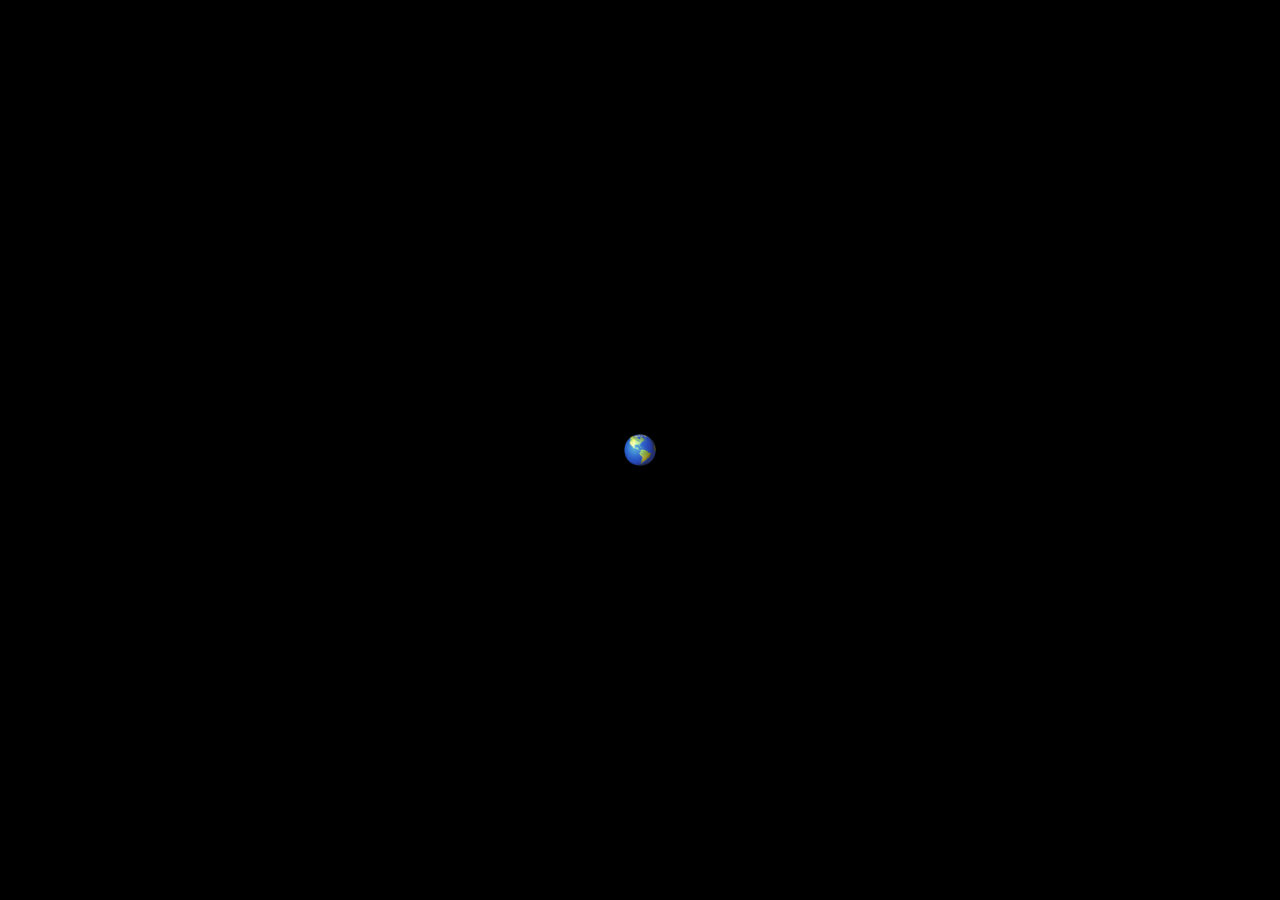
<file: index.html>
<!DOCTYPE html>
<html lang="en">
<head>
    <meta charset="UTF-8">
    <meta name="viewport" content="width=device-width, initial-scale=1.0">
    <title>Moonyoung Kim, Designer</title>
    <link rel="icon" href="./assets/favicon.svg">
    <link rel="preconnect" href="https://fonts.googleapis.com">
    <link rel="preconnect" href="https://fonts.gstatic.com" crossorigin>
    <link href="https://fonts.googleapis.com/css2?family=Inter:opsz,wght@14..32,400..600&display=swap" rel="stylesheet">
    <link rel="stylesheet" href="style/style.css">
    <link rel="stylesheet" href="style/media.css">
    <script>
        (function(w,d,s,l,i){w[l]=w[l]||[];w[l].push({'gtm.start':
        new Date().getTime(),event:'gtm.js'});var f=d.getElementsByTagName(s)[0],
        j=d.createElement(s),dl=l!='dataLayer'?'&l='+l:'';j.async=true;j.src=
        'https://www.googletagmanager.com/gtm.js?id='+i+dl;f.parentNode.insertBefore(j,f);
        })(window,document,'script','dataLayer','GTM-MKX637DW');
    </script>
</head>
<body>
    <main class="main">
        <section class="intro-section">
            <div class="intro-card">
                <div class="profile">
                    <img src="./assets/home-profileCard.svg" alt="profile card" class="profile-img">
                </div>
            </div>
        </section>
        <section class="content-section">
            <header class="header">
                <div class="logo">
                    <a href="index.html" style="text-decoration: none; color: inherit;">
                        <img src="./assets/logo.svg" alt="Logo">
                    </a>
                </div>
                <nav class="nav">
                    <ul>
                        <li><a href="https://drive.google.com/file/d/1nvh_sq21ZHMoQ7j83KEUpO5zluotbjaM/view?usp=sharing" target="_blank">resume</a></li>
                    </ul>
                </nav>
            </header>
            <div class="user-info">
                <div class="user-info-left">
                    <h3>Moonyoung Kim</h3>
                    <p class="role">Product Designer</p>
                </div>
                <div class="user-info-right">
                    <p class="location">Toronto, ON</p>
                    <div class="social">
                        <a href="https://www.linkedin.com/in/moon-young-kim/" class="linkedin" target="_blank"><img src="./assets/social-linkedin.svg" alt="LinkedIn logo"></a>
                        <a href="mailto:moon.design0319@gmail.com" class="email"><img src="./assets/social-email.svg" alt="Email logo"></a>
                    </div>
                </div>
            </div>
            <div class="featured-works">
                <p class="small">Featured Works</p>
                <div class="works-list">
                    <!-- myedit -->
                    <div class="work-item" data-thumbnail="./assets/home-thumbnail-project1.png">
                        <a href="/pages/myedit.html" style="text-decoration: none; color: inherit;">
                            <div class="work-content">
                                <div class="mobile-thumbnail">
                                    <img src="./assets/home-thumbnail-project1.png" alt="myedit thumbnail">
                                </div>
                                <h3>AI-powered Nail Sizing App</h3>
                                <div class="tags">
                                    <span>UX/UI Redesign</span>
                                    <span>Motion Graphic</span>
                                    <span>QA Test</span>
                                </div>
                            </div>
                            <div class="work-meta">
                                <span class="year">2023</span>
                                <span class="category">BeautyTech</span>
                                <img src="./assets/anchor-btn.svg" alt="arrow right" class="anchor-btn">
                            </div>
                        </a>
                    </div>
                    <!-- spark -->
                    <div class="work-item" data-thumbnail="./assets/home-thumbnail-project2.png">
                        <a href="pages/spark.html">
                            <div class="work-content">
                                <div class="mobile-thumbnail">
                                    <img src="./assets/home-thumbnail-project2.png" alt="spark thumbnail">
                                </div>
                                <h3>Gamified Goal Tracker</h3>
                                <div class="tags">
                                    <span>UX Research</span>
                                    <span>Interaction</span>
                                    <span>Gamification</span>
                                </div>
                            </div>
                            <div class="work-meta">
                                <span class="year">2024</span>
                                <span class="category">Productivity</span>
                                <img src="./assets/anchor-btn.svg" alt="arrow right" class="anchor-btn">
                            </div>
                        </a>
                    </div>
                    <!-- gopax -->
                    <div class="work-item" data-thumbnail="./assets/home-thumbnail-project3.png">
                        <a href="pages/gopax.html">
                            <div class="work-content">
                                <div class="mobile-thumbnail">
                                    <img src="./assets/home-thumbnail-project3.png" alt="gopax thumbnail" class="mobile-wide">
                                </div>
                                <h3>Cryptocurrency Exchange</h3>
                                <div class="tags">
                                    <span>Data-driven</span>
                                    <span>Login Flow Redesign</span>
                                    <span>Cross-Platform</span>
                                </div>
                            </div>
                            <div class="work-meta">
                                <span class="year">2025</span>
                                <span class="category">Fintech</span>
                                <img src="./assets/anchor-btn.svg" alt="arrow right" class="anchor-btn">
                            </div>
                        </a>
                    </div>
                </div>
            </div>
        </section>
    </main>
    <script src="preloader.js" defer></script>
    <script src="script/main.js"></script>
</body>
</html>
</file>
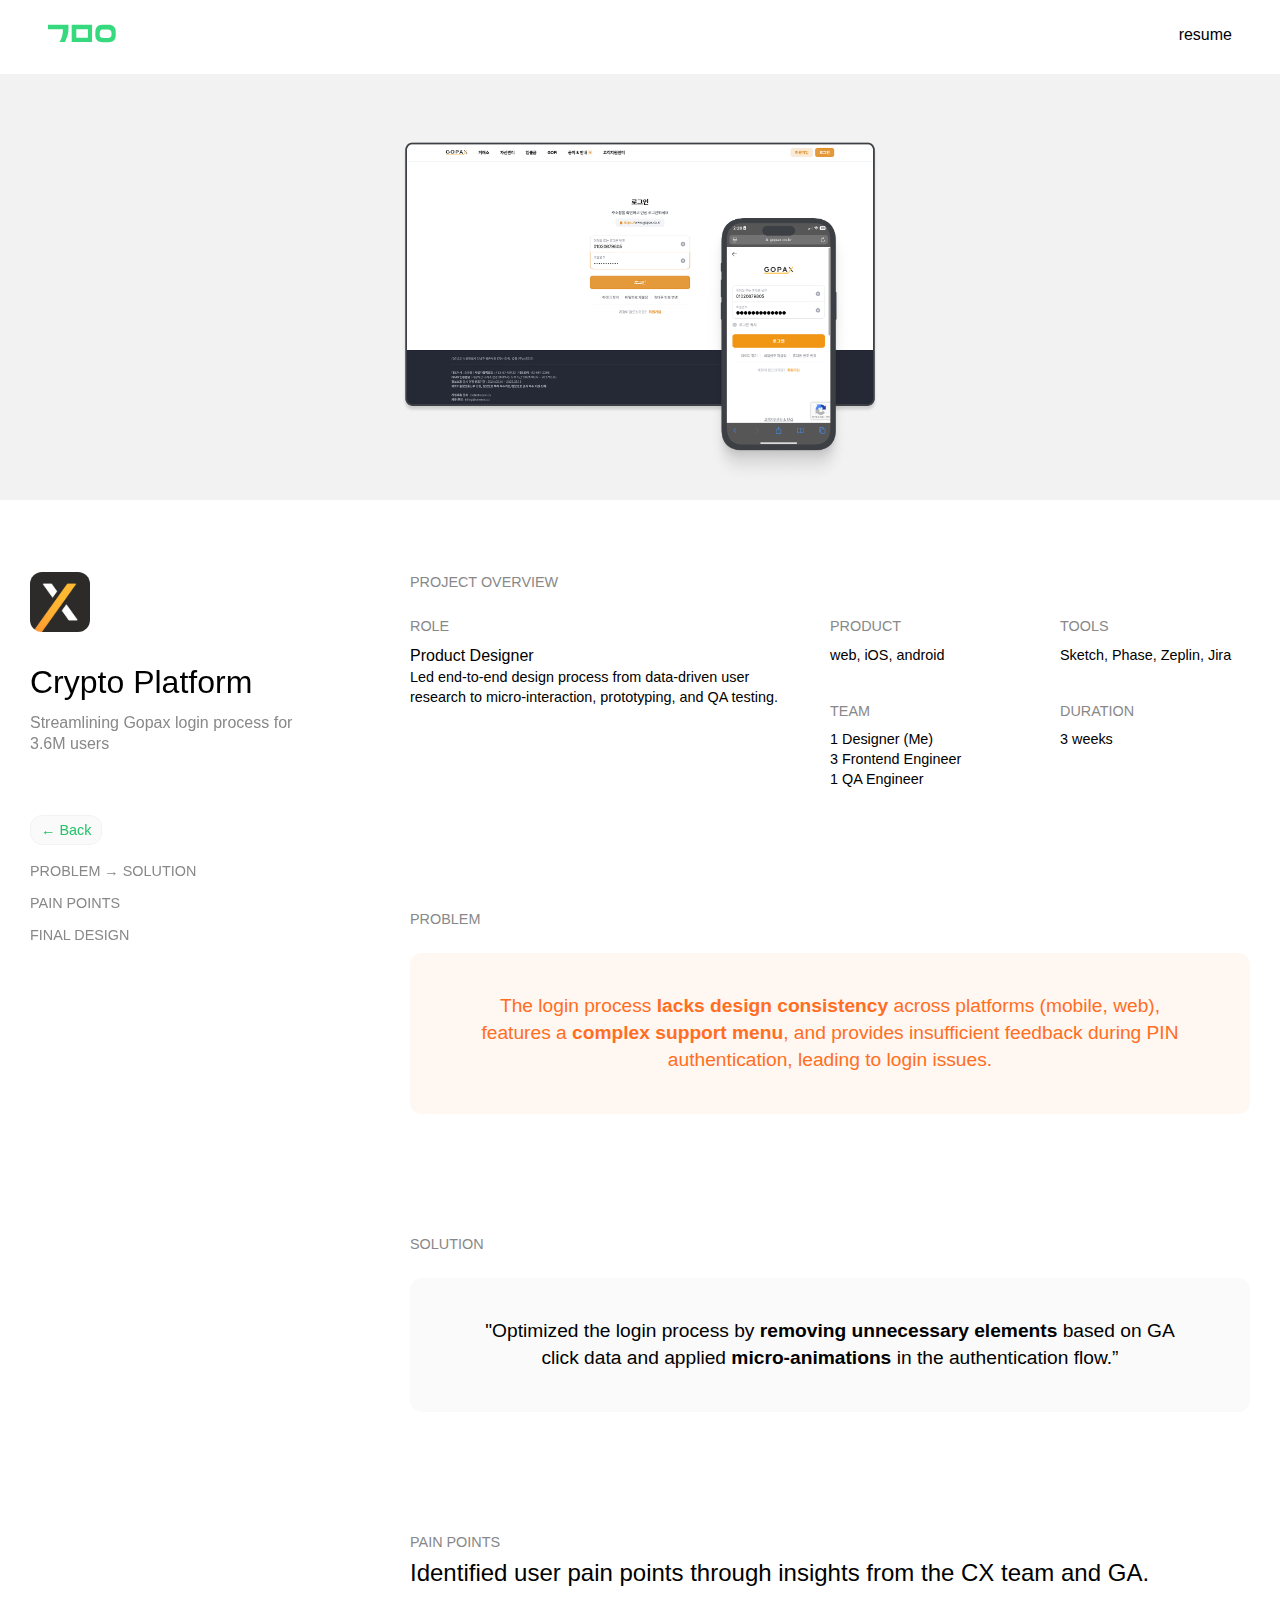
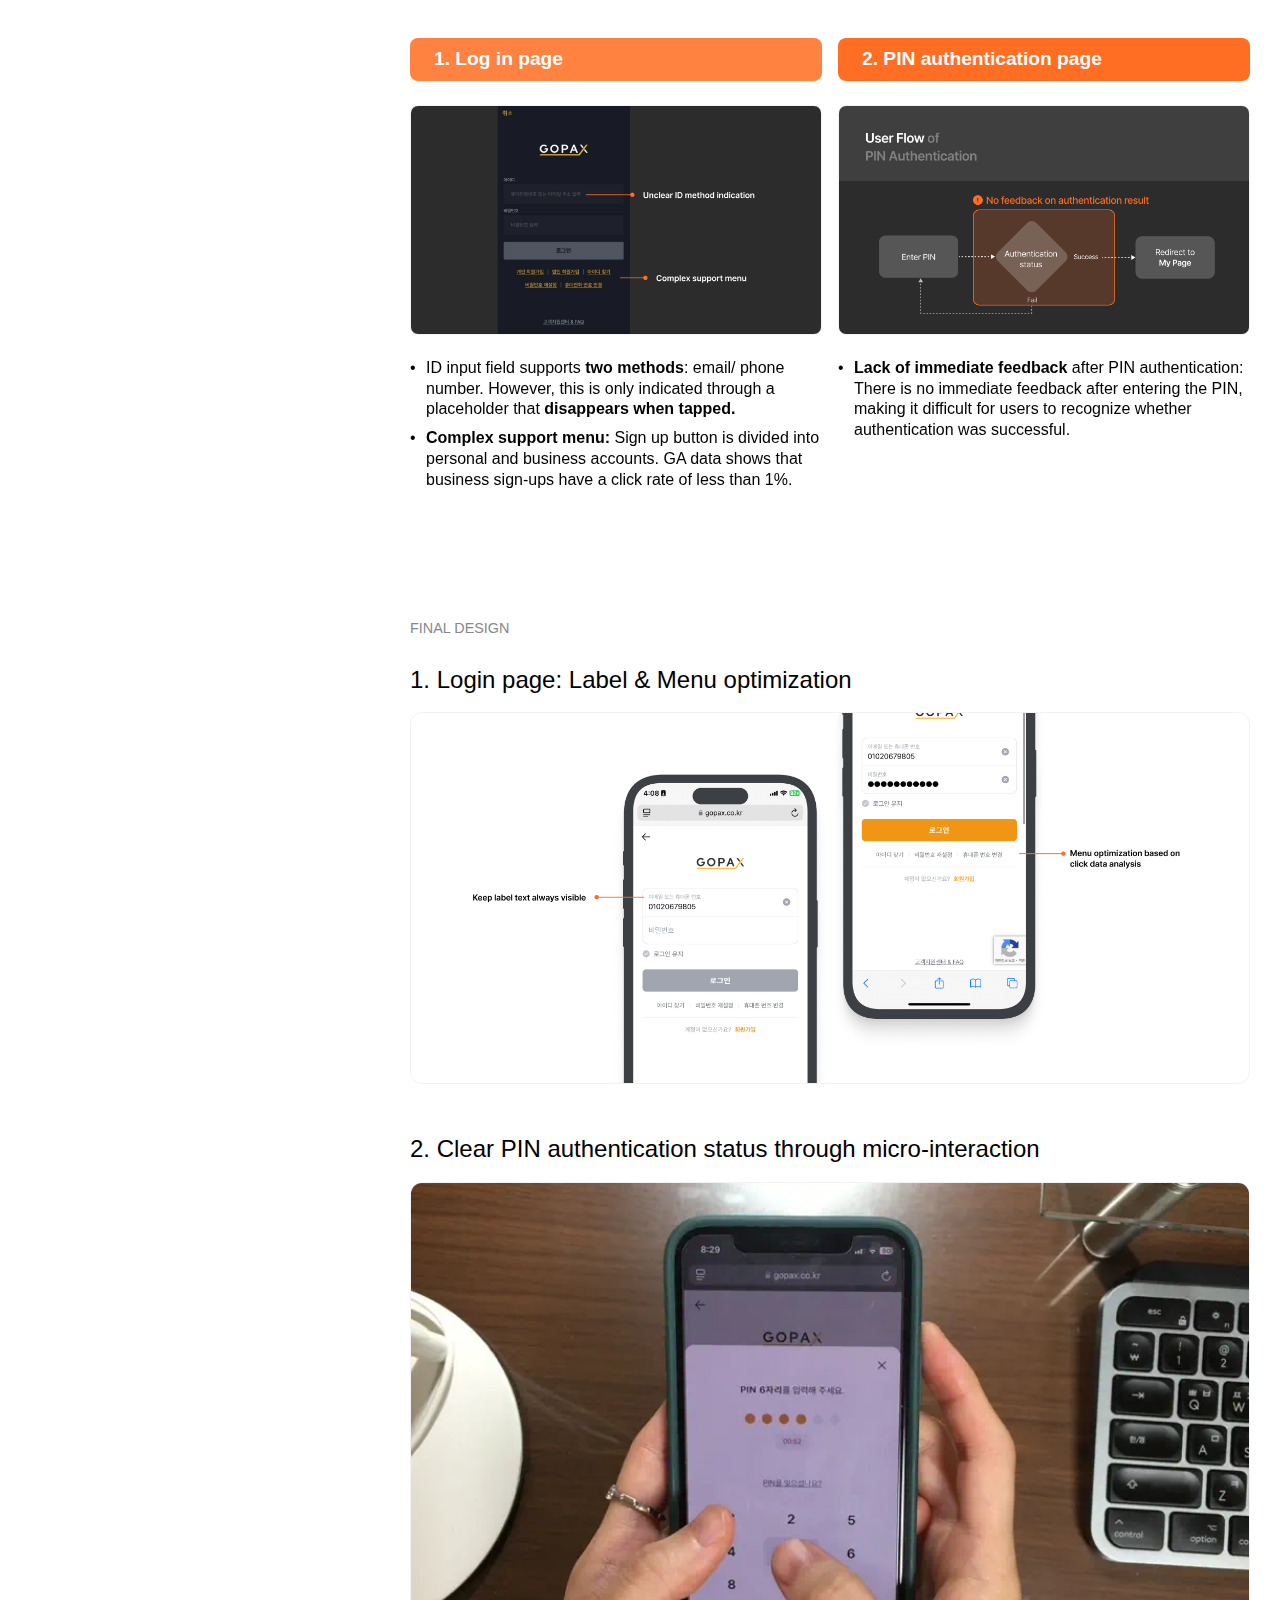
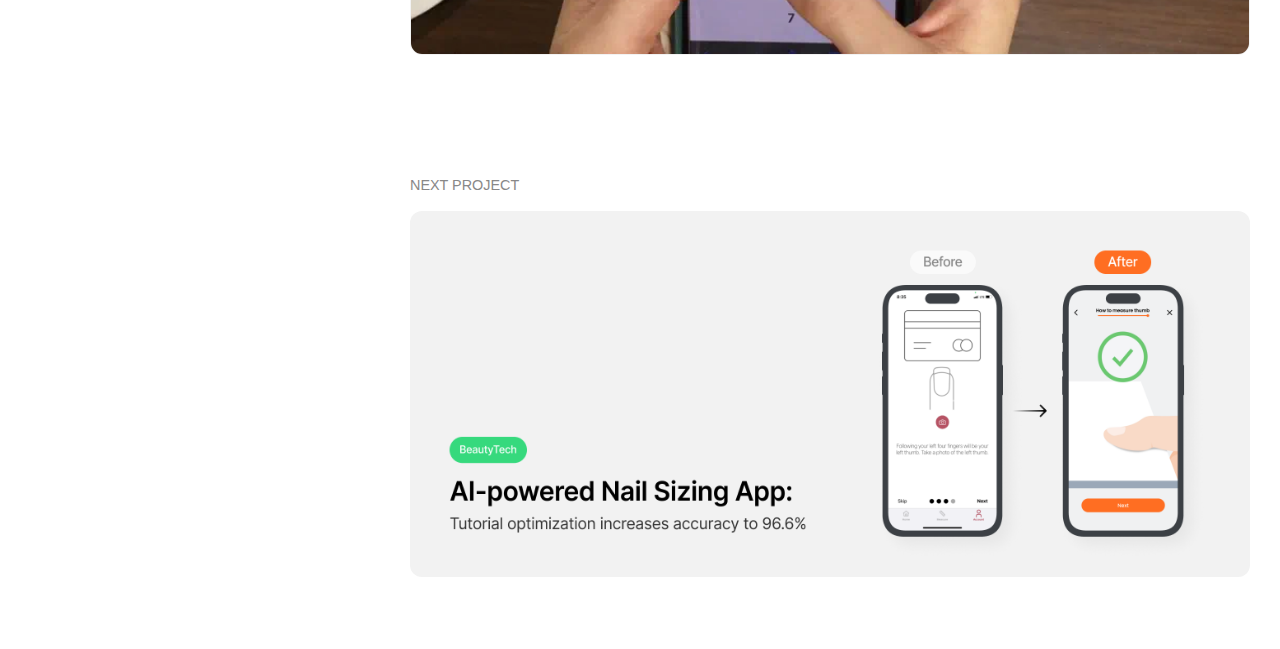
<file: pages/gopax.html>
<!DOCTYPE html>
<html lang="en">
<head>
    <meta charset="UTF-8">
    <meta name="viewport" content="width=device-width, initial-scale=1.0">
    <title>Crypto Platform - Gopax</title>
    <link rel="icon" href="../assets/favicon.svg">
    <link rel="stylesheet" href="../style/style.css">
    <link rel="stylesheet" href="../style/media.css">
</head>
<body>
    <header class="header-full">
        <div class="logo">
            <a href="../index.html">
                <img src="../assets/logo.svg" alt="logo">
            </a>
        </div>
        <nav class="nav">
            <ul>
                <li><a href="https://drive.google.com/file/d/1nvh_sq21ZHMoQ7j83KEUpO5zluotbjaM/view?usp=sharing" target="_blank">resume</a></li>
            </ul>
        </nav>
    </header>
    <div class="project-hero">
        <img src="../assets/gopax-hero.png" alt="project thumbnail">
    </div>
    <div class="project-container">
        <!-- Left Fixed Column -->
        <aside class="project-sidebar">
            <div class="project-info">
                <img src="../assets/gopax-logo.svg" alt="gopax Icon" class="project-icon">
                <h1>Crypto Platform</h1>
                <p>Streamlining Gopax login process for 3.6M users</p>
            </div>

            <div class="project-navigation">
                <a href="../index.html" class="back-link">Back</a>
                <div class="nav-links">
                    <a href="#problem">PROBLEM → SOLUTION</a>
                    <a href="#painpoint">PAIN POINTS</a>
                    <a href="#final-design">FINAL DESIGN</a>
                </div>
            </div>
        </aside>

        <!-- Right Scrollable Content -->
        <main class="project-content">
            <section class="overview"">
                <h3>PROJECT OVERVIEW</h3>
                <div class="meta-grid">
                    <div class="meta-section">
                        <p class="small">ROLE</p>
                        <p>Product Designer</p>
                        <p class="small-bodytext">Led end-to-end design process from data-driven user research to micro-interaction, prototyping, and QA testing.</p>
                    </div>
                    <div class="meta-section">
                        <div class="meta-section-item">
                            <p class="small">PRODUCT</p>
                            <p class="small-bodytext">web, iOS, android</p>
                        </div>
                        <div class="meta-section-item">
                            <p class="small">TEAM</p>
                            <p class="small-bodytext">1 Designer (Me)</p>
                            <p class="small-bodytext">3 Frontend Engineer</p>
                            <p class="small-bodytext">1 QA Engineer</p>

                        </div>
                    </div>
                    <div class="meta-section">
                        <div class="meta-section-item">
                            <p class="small">TOOLS</p>
                            <p class="small-bodytext">Sketch, Phase, Zeplin, Jira</p>
                        </div>
                        <div class="meta-section-item">
                            <p class="small">DURATION</p>
                            <p class="small-bodytext">3 weeks</p>
                        </div>
                    </div>
                </div>
            </section>
            <section id="problem" class="problem-section">
                <h3>PROBLEM</h3>
                <div class="info-box">
                    The login process <span class="highlight-text">lacks design consistency</span> across platforms (mobile, web), features a <span class="highlight-text">complex support menu</span>, and provides <span clas="highlight-text">insufficient feedback</span> during PIN authentication, leading to login issues.
                </div>
            </section>

            <section class="solution-section">
                <h3>SOLUTION</h3>
                <div class="info-box">
                    "Optimized the login process by <span class="highlight-text">removing unnecessary elements</span> based on GA click data and applied <span class="highlight-text">micro-animations</span> in the authentication flow.”
                </div>
            </section>

           <!-- pain point -->
           <section id="painpoint" class="painpoint-section">
            <h3 class="label">PAIN POINTS</h3>
            <h2 class="descr">Identified user pain points through insights from the CX team and GA.</h2>
            <div class="phase-box">
                <div class="phase-item">
                    <div class="phase-title">1. Log in page</div>
                    <div class="phase-content">
                        <div class="phase-thumbnail">
                            <img src="../assets/gopax-painpoint01.png" alt="Login page issues" class="border-stroke">
                        </div>
                        <ul>
                            <li>ID input field supports <span class="highlight-text">two methods</span>: email/ phone number. However, this is only indicated through a placeholder that <span class="highlight-text">disappears when tapped.</span></li>
                            <li><span class="highlight-text">Complex support menu:</span> Sign up button is divided into personal and business accounts. GA data shows that business sign-ups have a click rate of less than 1%.</li>
                        </ul>
                    </div>
                </div>
                <div class="phase-item">
                    <div class="phase-title">2. PIN authentication page</div>
                    <div class="phase-content">
                        <div class="phase-thumbnail">
                            <img src="../assets/gopax-painpoint02.png" alt="PIN authentication issues" class="border-stroke">
                        </div>
                        <ul>
                            <li><span class="highlight-text">Lack of immediate feedback</span> after PIN authentication: There is no immediate feedback after entering the PIN, making it difficult for users to recognize whether authentication was successful.</li>
                        </ul>
                    </div>
                </div>
            </div>
        </section>

            <!-- final design -->
            <section id="final-design" class="FinalDesign-section">
                <h3 class="label">FINAL DESIGN</h3>
                <div class="title-img">
                    <h2 class="title-text">
                        1. Login page: Label & Menu optimization
                    </h2>
                    <img src="../assets/gopax-design01.png" alt="Final design 1"  class="border-stroke">
                </div>
                <div class="title-img">
                    <h2 class="title-text">
                        2. Clear PIN authentication status through micro-interaction
                    </h2>
                    <img src="../assets/gopax-design02.webp" alt="Final design 2"  class="border-stroke">
                </div>
               
            </section>

            <!-- 다음 프로젝트 myedit -->
            <section class="next-project">
                <h3 class="label">NEXT PROJECT</h3>
                <div class="next-thumbnail">
                    <a href="../pages/myedit.html">
                        <img src="../assets/myedit-link-image.png" alt="myedit project preview">
                    </a>
                </div>       
            </section>
        </main>
    </div>
    <script src="../script/main.js"></script>
</body>
</html>
</file>
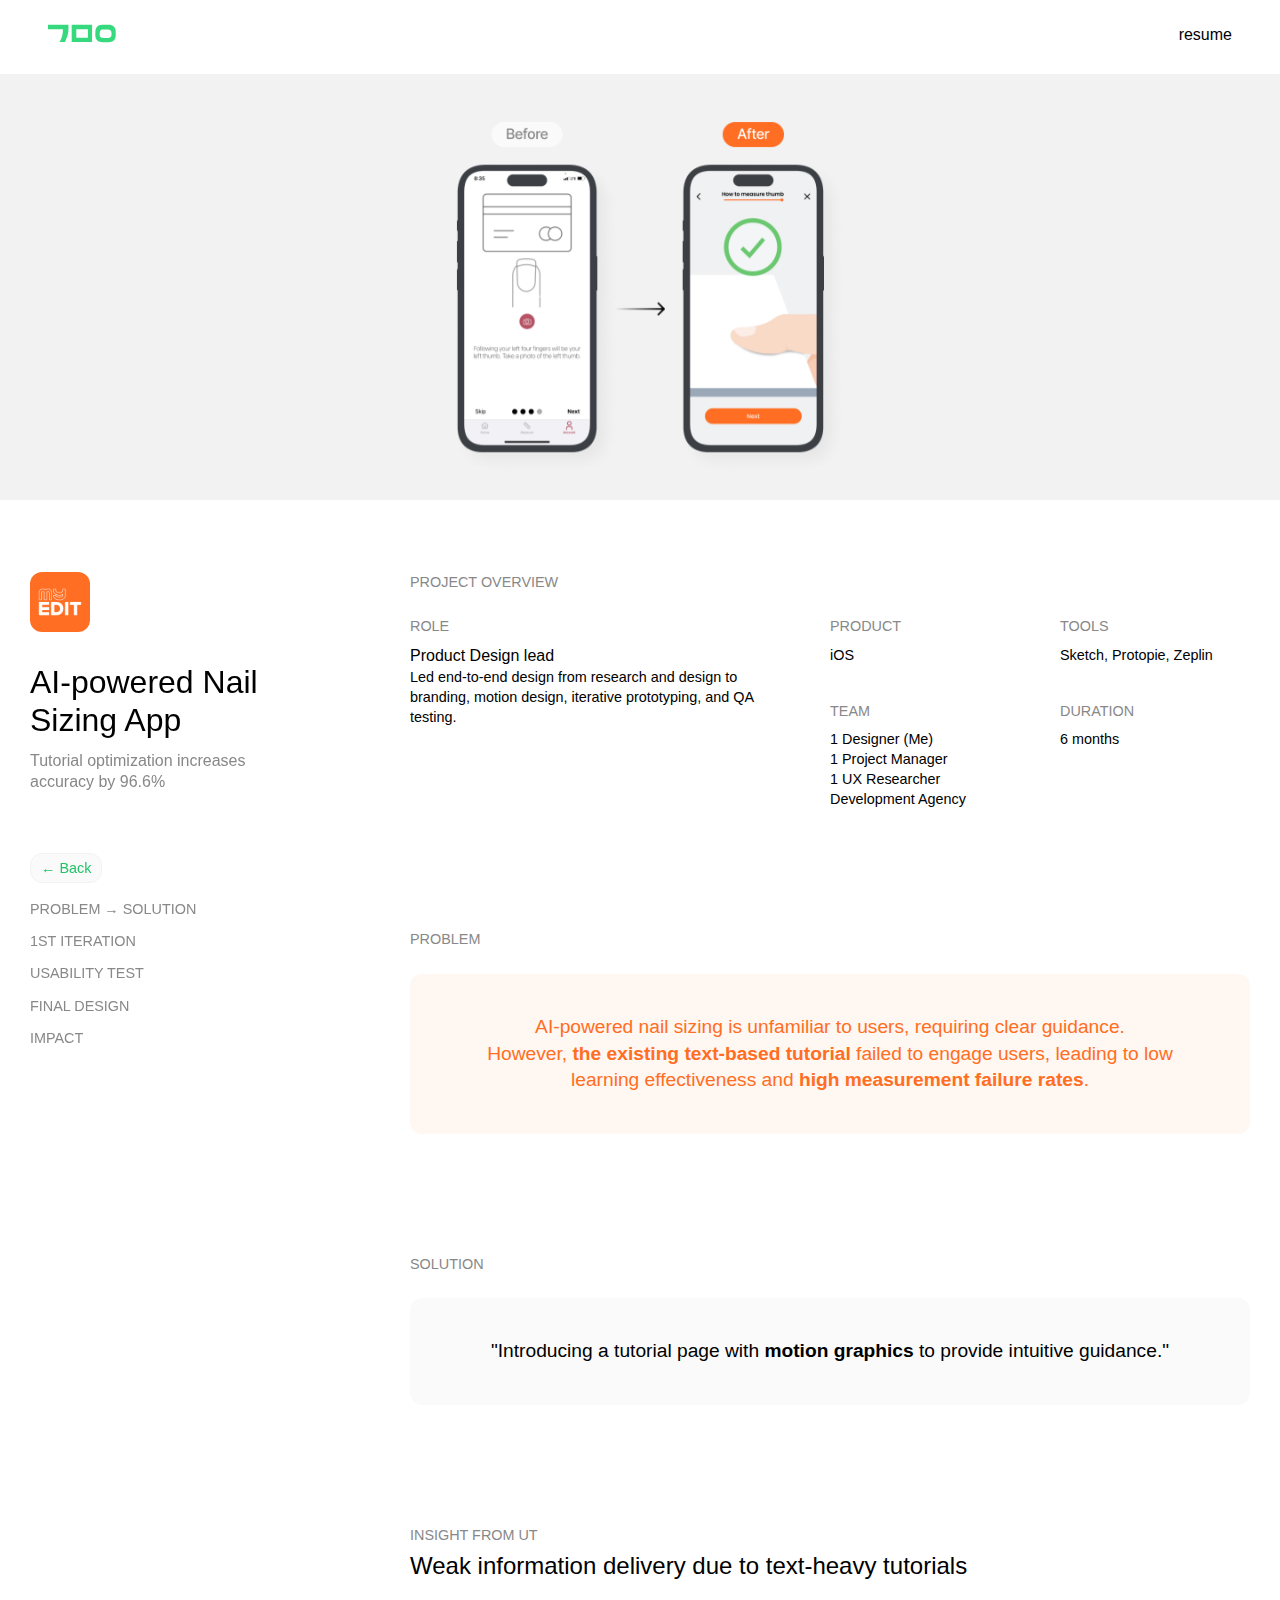
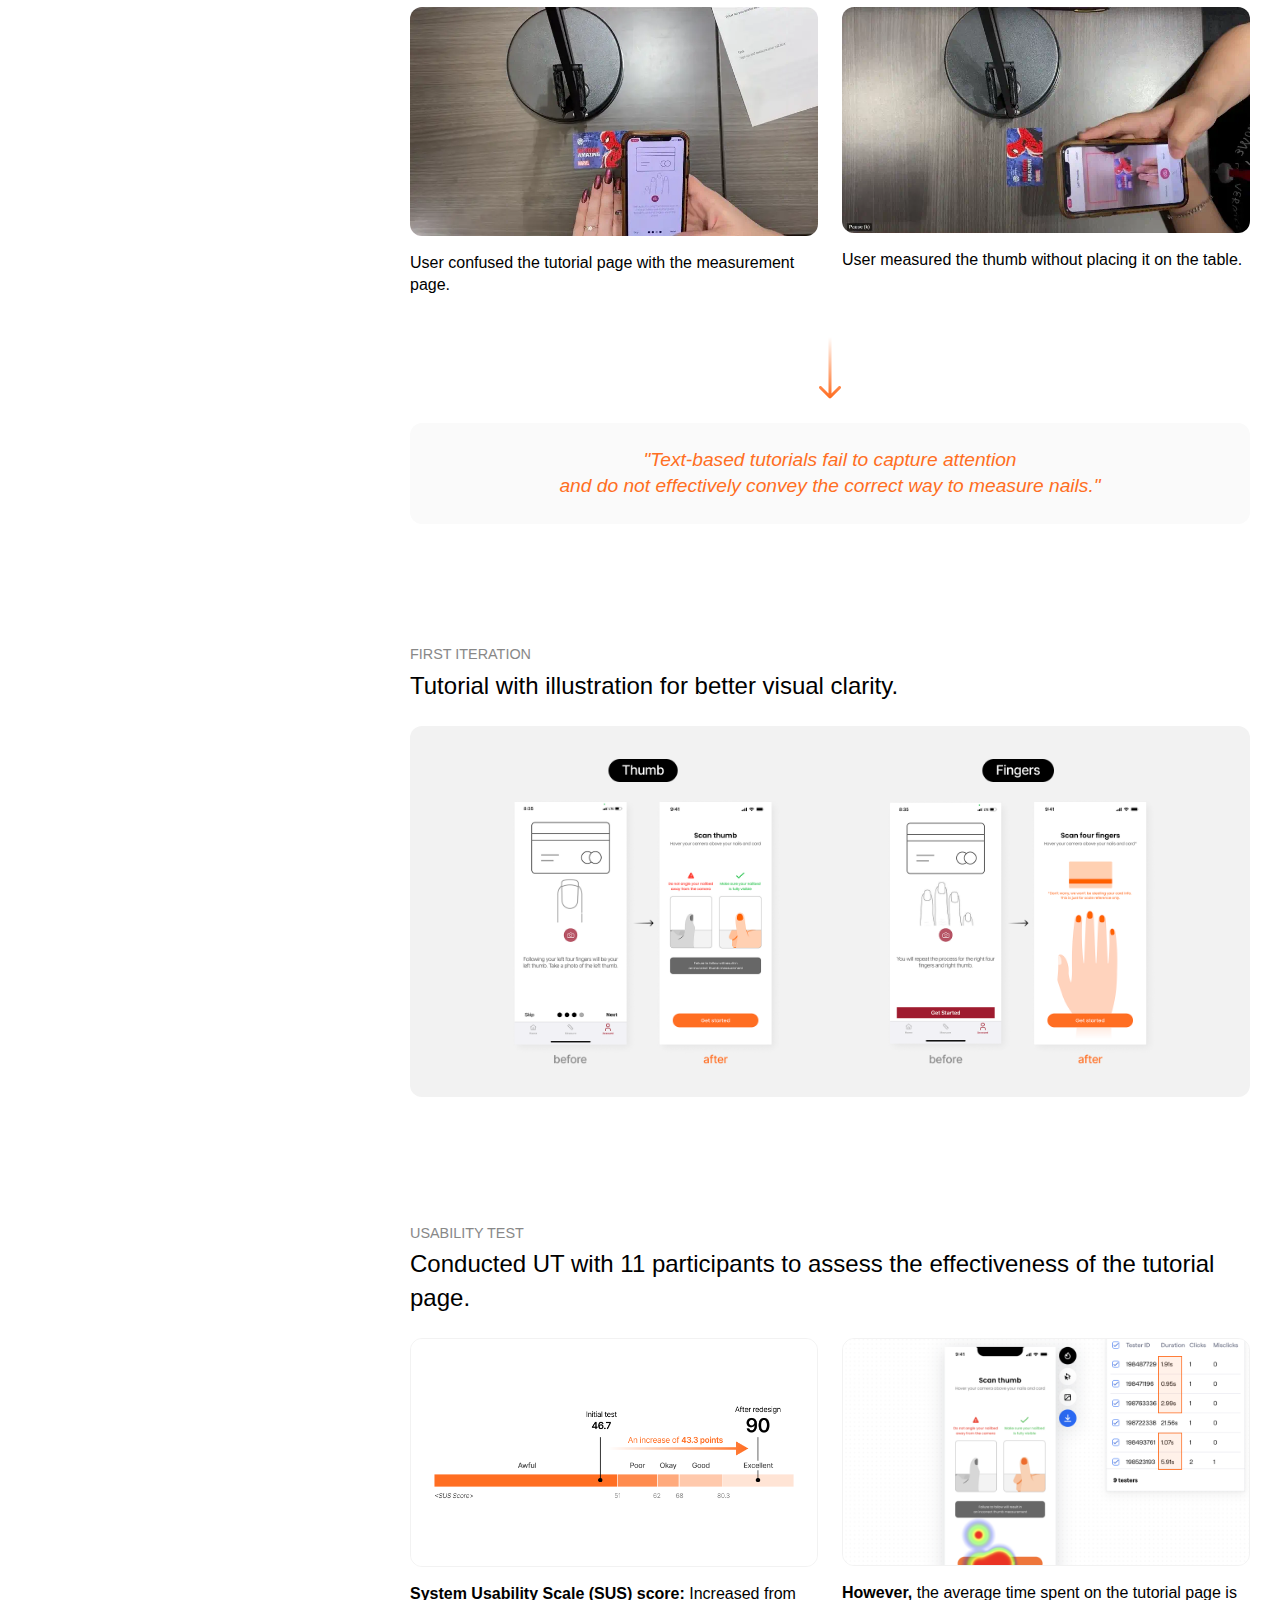
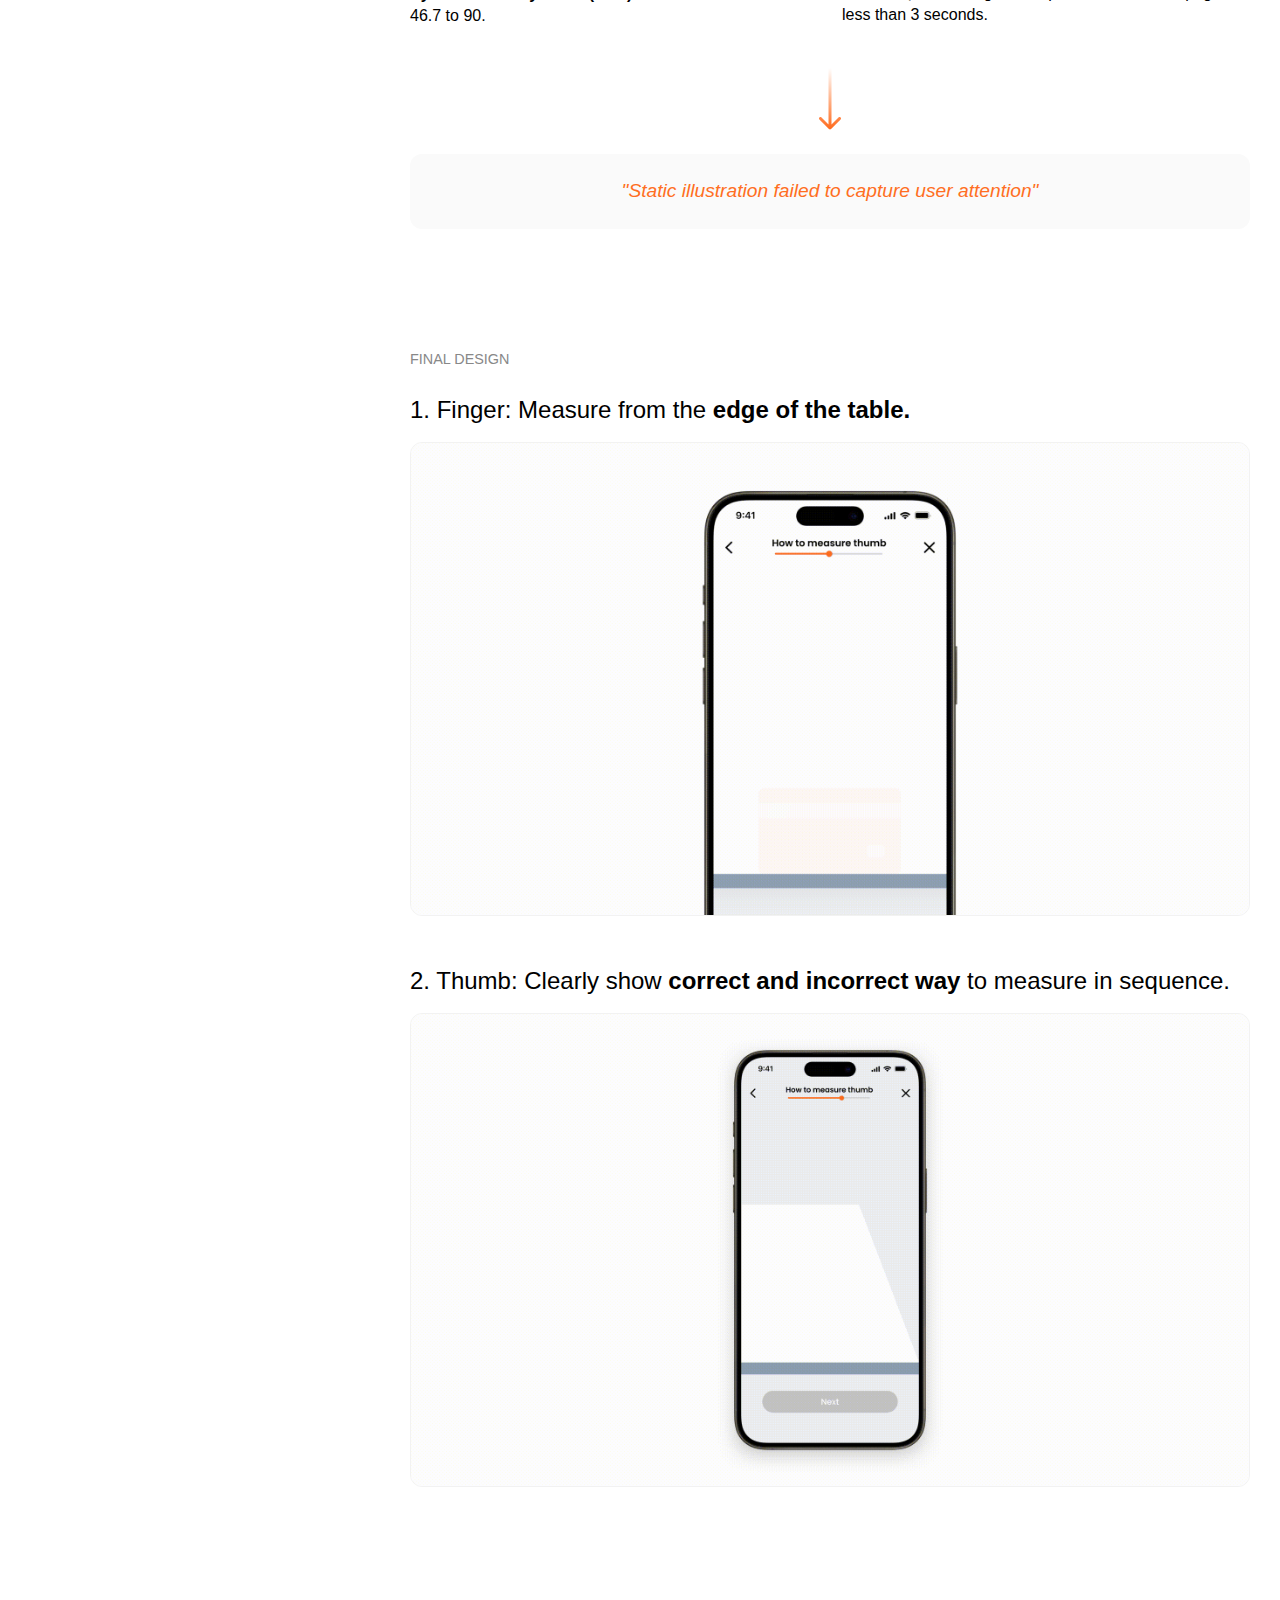
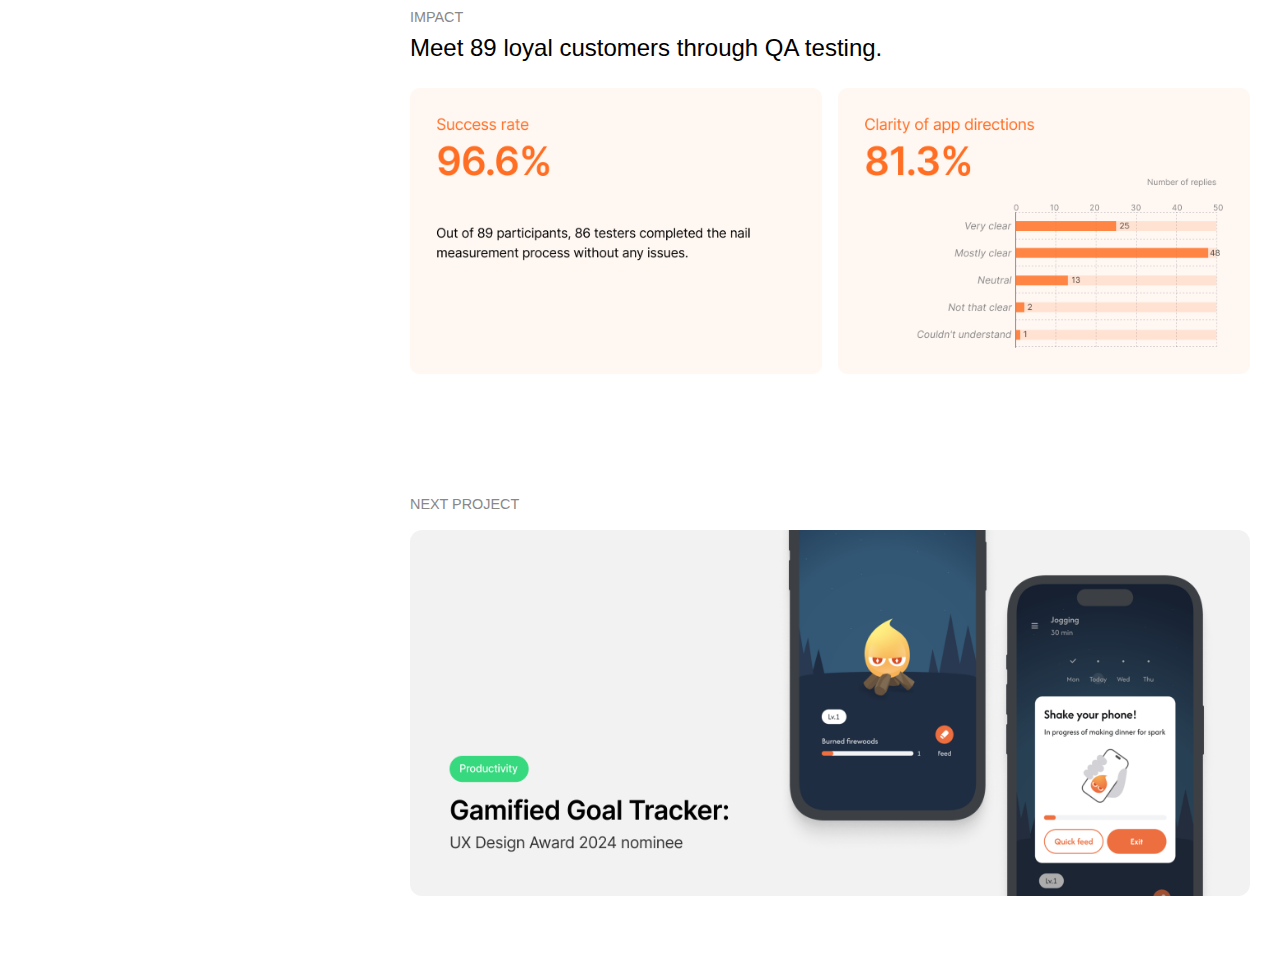
<file: pages/myedit.html>
<!DOCTYPE html>
<html lang="en">
<head>
    <meta charset="UTF-8">
    <meta name="viewport" content="width=device-width, initial-scale=1.0">
    <title>AI-powered Nail Sizing App - MyEdit</title>
    <link rel="icon" href="../assets/favicon.svg">
    <link rel="stylesheet" href="../style/style.css">
    <link rel="stylesheet" href="../style/media.css">
</head>
<body>
    <header class="header-full">
        <div class="logo">
            <a href="../index.html">
                <img src="../assets/logo.svg" alt="logo">
            </a>
        </div>
        <nav class="nav">
            <ul>
                <li><a href="https://drive.google.com/file/d/1nvh_sq21ZHMoQ7j83KEUpO5zluotbjaM/view?usp=sharing" target="_blank">resume</a></li>
            </ul>
        </nav>
    </header>
    <div class="project-hero">
        <img src="../assets/myedit-hero.png" alt="project thumbnail">
    </div>
    <div class="project-container">
        <!-- Left Fixed Column -->
        <aside class="project-sidebar">
            <div class="project-info">
                <img src="../assets/myedit-logo.svg" alt="myedit Icon" class="project-icon">
                <h1>AI-powered Nail Sizing App</h1>
                <p>Tutorial optimization increases accuracy by 96.6%</p>
            </div>

            <div class="project-navigation">
                <a href="../index.html" class="back-link">Back</a>
                <div class="nav-links">
                    <a href="#problem">PROBLEM → SOLUTION</a>
                    <a href="#first-iteration">1ST ITERATION</a>
                    <a href="#UT">USABILITY TEST</a>
                    <a href="#final-design">FINAL DESIGN</a>
                    <a href="#impact">IMPACT</a>
                </div>
            </div>
        </aside>

        <!-- Right Scrollable Content -->
        <main class="project-content">
            <section class="overview"">
                <h3>PROJECT OVERVIEW</h3>
                <div class="meta-grid">
                    <div class="meta-section">
                        <p class="small">ROLE</p>
                        <p>Product Design lead</p>
                        <p class="small-bodytext">Led end-to-end design from research and design to branding, motion design, iterative prototyping, and QA testing.</p>
                    </div>
                    <div class="meta-section">
                        <div class="meta-section-item">
                            <p class="small">PRODUCT</p>
                            <p class="small-bodytext">iOS</p>
                        </div>
                        <div class="meta-section-item">
                            <p class="small">TEAM</p>
                            <p class="small-bodytext">1 Designer (Me)</p>
                            <p class="small-bodytext">1 Project Manager</p>
                            <p class="small-bodytext">1 UX Researcher</p>
                            <p class="small-bodytext">Development Agency</p>
                        </div>
                    </div>
                    <div class="meta-section">
                        <div class="meta-section-item">
                            <p class="small">TOOLS</p>
                            <p class="small-bodytext">Sketch, Protopie, Zeplin</p>
                        </div>
                        <div class="meta-section-item">
                            <p class="small">DURATION</p>
                            <p class="small-bodytext">6 months</p>
                        </div>
                    </div>
                </div>
            </section>
            <section id="problem" class="problem-section">
                <h3>PROBLEM</h3>
                <div class="info-box">
                    AI-powered nail sizing is unfamiliar to users, requiring clear guidance.<br>
                    However, <span class="highlight-text">the existing text-based tutorial</span> failed to engage users, leading to low learning effectiveness and <span class="highlight-text">high measurement failure rates</span>.
                </div>
            </section>

            <section class="solution-section">
                <h3>SOLUTION</h3>
                <div class="info-box">"Introducing a tutorial page with <span class="highlight-text">motion graphics</span> to provide intuitive guidance."</div>
            </section>

            <section class="insight-layout">
                <h3 class="label">INSIGHT FROM UT</h3>
                <h2 class="descr">Weak information delivery due to text-heavy tutorials</h2>
                <!-- 이미지+텍스트 그리드 -->
                <div class="insight-grid">
                    <div class="insight-item">
                        <img src="../assets/myedit-insight01.webp" alt="User validation">
                        <p>User confused the tutorial page with the measurement page.</p>
                    </div>
                    <div class="insight-item">
                        <img src="../assets/myedit-insight02.webp" alt="Thumb measurement">
                        <p>User measured the thumb without placing it on the table.</p>
                    </div>
                </div>
                <!-- 화살표 -->
                <div class="arrow-down">
                    <img src="../assets/arrow-down.svg" alt="Arrow pointing down">
                </div>
                <!-- Insight box -->
                <div class="insight-box">
                "Text-based tutorials fail to capture attention<br>and do not effectively convey the correct way to measure nails."
                </div>
            </section>
        
            <!-- first iteration -->
            <section id="first-iteration" class="content-thumbnail">
                <h3 class="label">FIRST ITERATION</h3>
                <h2 class="descr">Tutorial with illustration for better visual clarity.</h2>
                <div class="thumbnail-full">
                    <img src="../assets/myedit-iteration.png" alt="First iteration">
                </div>
            </section>

            <!-- 2차 UT -->
            <section id="UT" class="insight-layout">
                <h3 class="label">USABILITY TEST</h3>
                <h2 class="descr">Conducted UT with 11 participants to assess the effectiveness of the tutorial page.</h2>
                <!-- 이미지+텍스트 그리드 -->
                <div class="insight-grid">
                    <div class="insight-item">
                        <img src="../assets/myedit-UT01.png" alt="SUS Score" class="insight-item-img border-stroke">
                        <p><span class="highlight-text">System Usability Scale (SUS) score:</span>  Increased from 46.7 to 90.</p>
                    </div>
                    <div class="insight-item">
                        <img src="../assets/myedit-UT02.png" alt="average duration on tutorial page" class="insight-item-img border-stroke">
                        <p><span class="highlight-text"> However,</span> the average time spent on the tutorial page is less than 3 seconds.</p>
                    </div>
                </div>
                <!-- 화살표 -->
                <div class="arrow-down">
                    <img src="../assets/arrow-down.svg" alt="Arrow pointing down">
                </div>
                <!-- Insight box -->
                <div class="insight-box">
                    "Static illustration failed to capture user attention"
                </div>
            </section>
            
            <!-- final design -->
            <section id="final-design" class="FinalDesign-section">
                <h3 class="label">FINAL DESIGN</h3>
                <div class="title-img">
                    <h2 class="title-text">1. Finger: Measure from the <span class="highlight-text">edge of the table.</span></h2>
                    <img src="../assets/myedit-design01.gif" alt="Final finger tutorial page" class="border-stroke">
                </div>
                <div class="title-img">
                    <h2 class="title-text">2. Thumb: Clearly show <span class="highlight-text">correct and incorrect way</span> to measure in sequence.</h2>
                    <img src="../assets/myedit-design02.gif" alt="Final thumb tutorial page" class="border-stroke">
                </div>
            </section>
            <!-- impact -->
            <section id="impact" class="content-thumbnail">
                <h3 class="label">IMPACT</h3>
                <h2 class="descr">Meet 89 loyal customers through QA testing.</h2>
                <div class="card-box">
                    <div class="card-item">
                        <img src="../assets/myedit-impact01.png" alt="sucess rate">
                    </div>
                    <div class="card-item">
                        <img src="../assets/myedit-impact02.png" alt="Clarity of app directions">
                    </div>
                </div>
            </section>
            <section class="next-project">
                <h3 class="label">NEXT PROJECT</h3>
                <div class="next-thumbnail">
                    <a href="../pages/spark.html">
                        <img src="../assets/spark-link-image.png" alt="Spark project preview">
                    </a>
                </div>       
            </section>
        </main>
    </div>
    <script src="../script/main.js"></script>
</body>
</html>
</file>
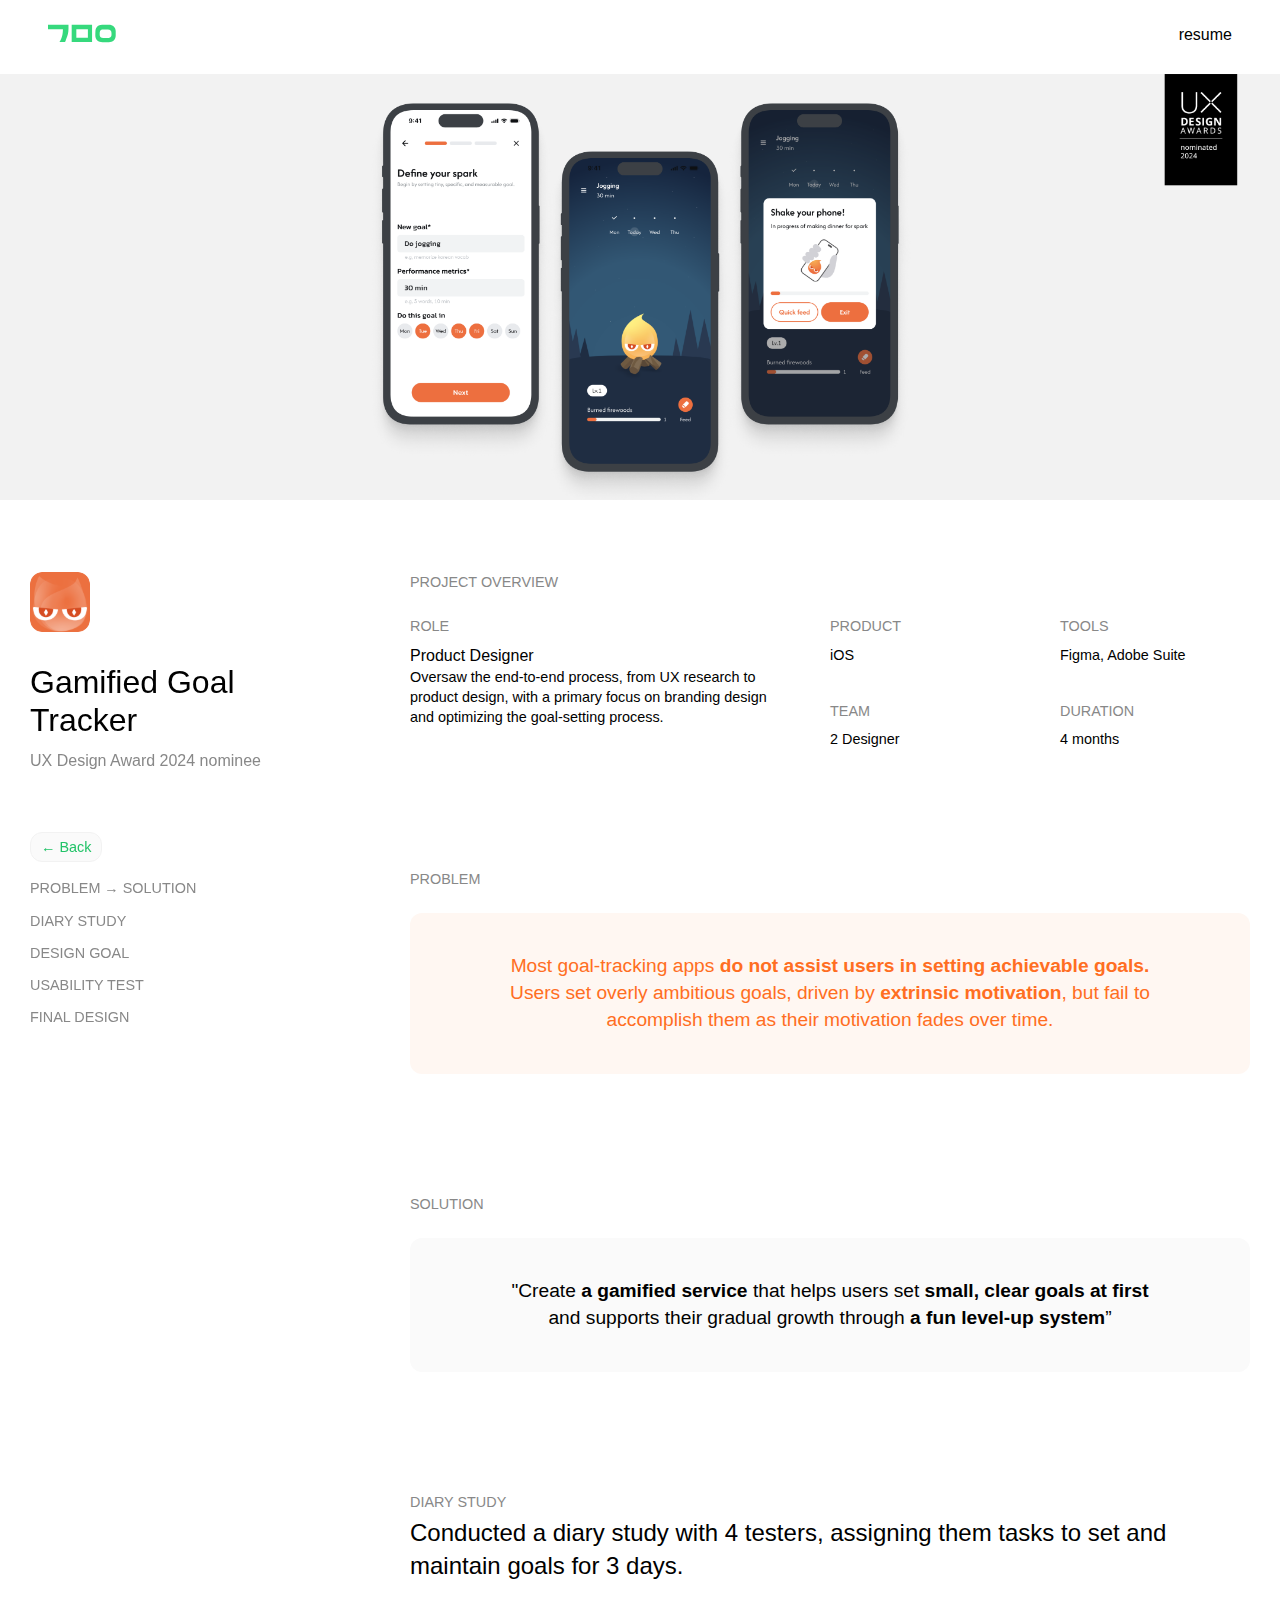
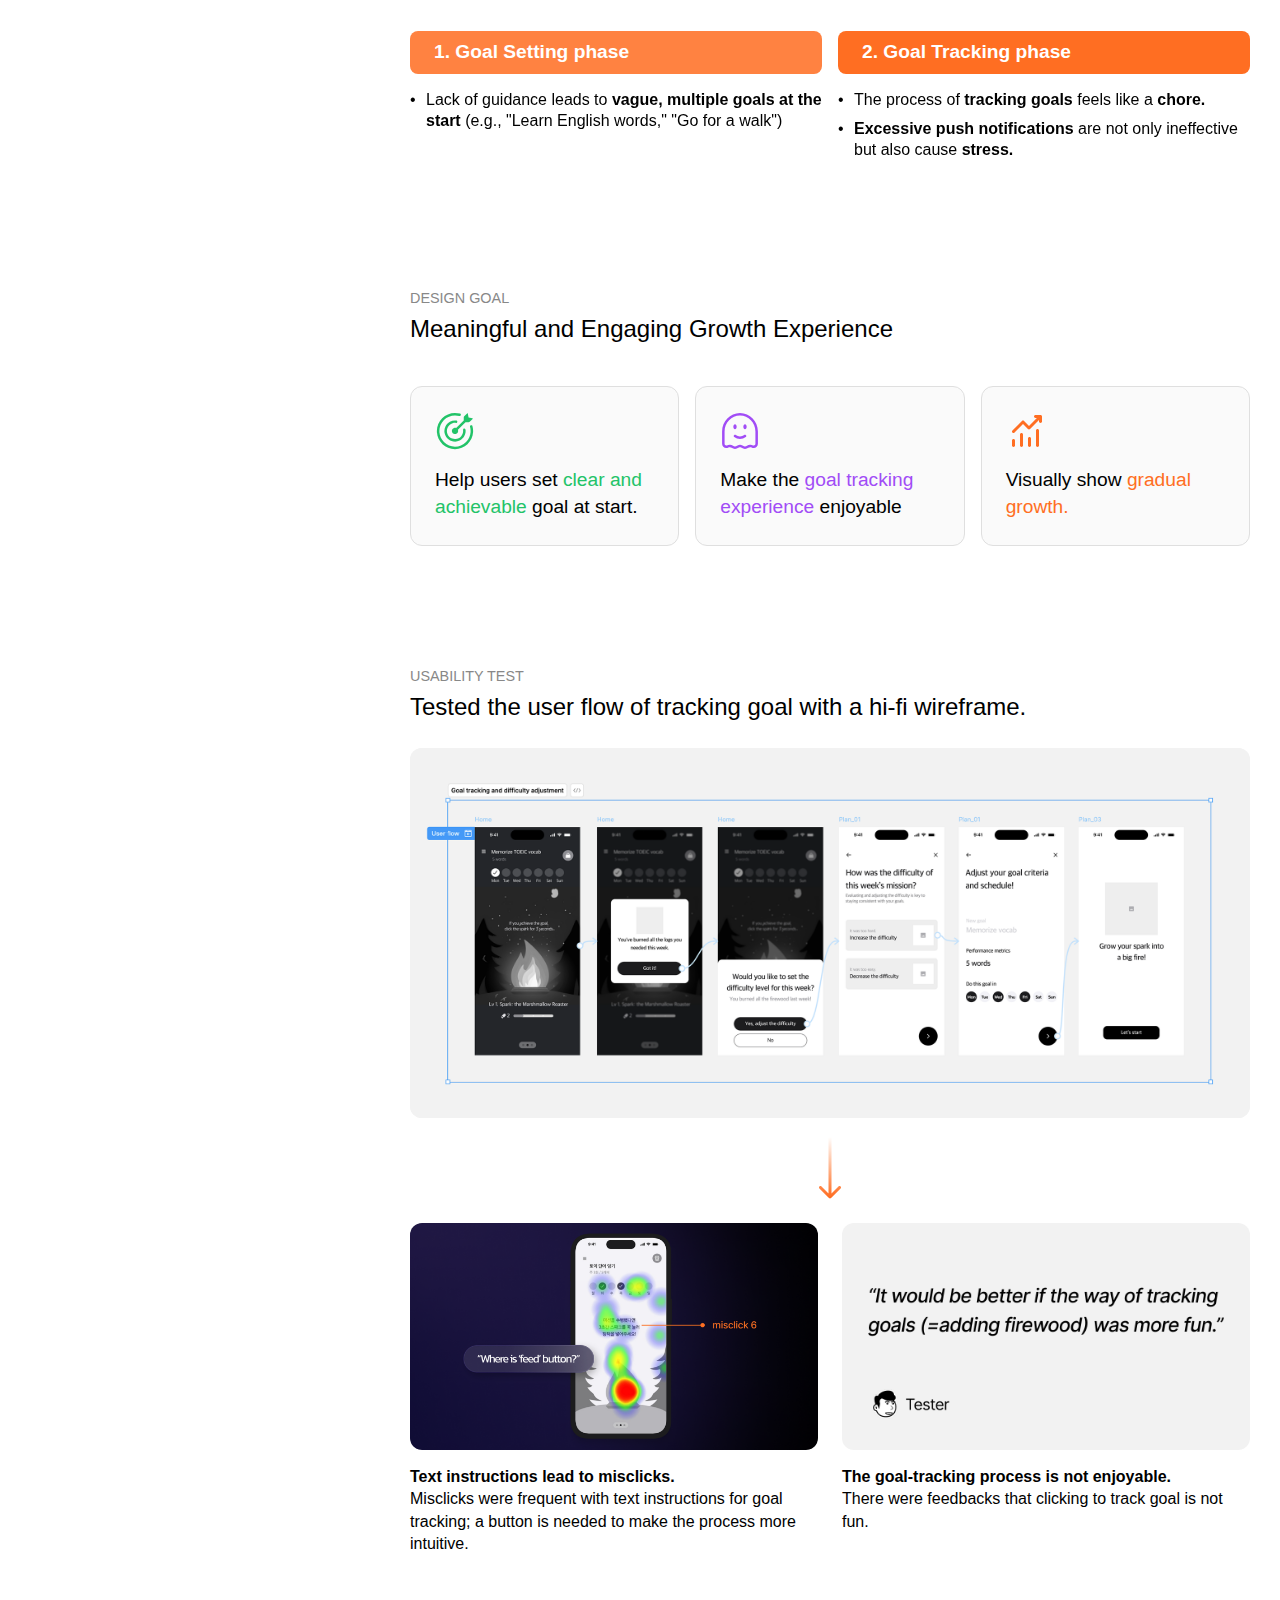
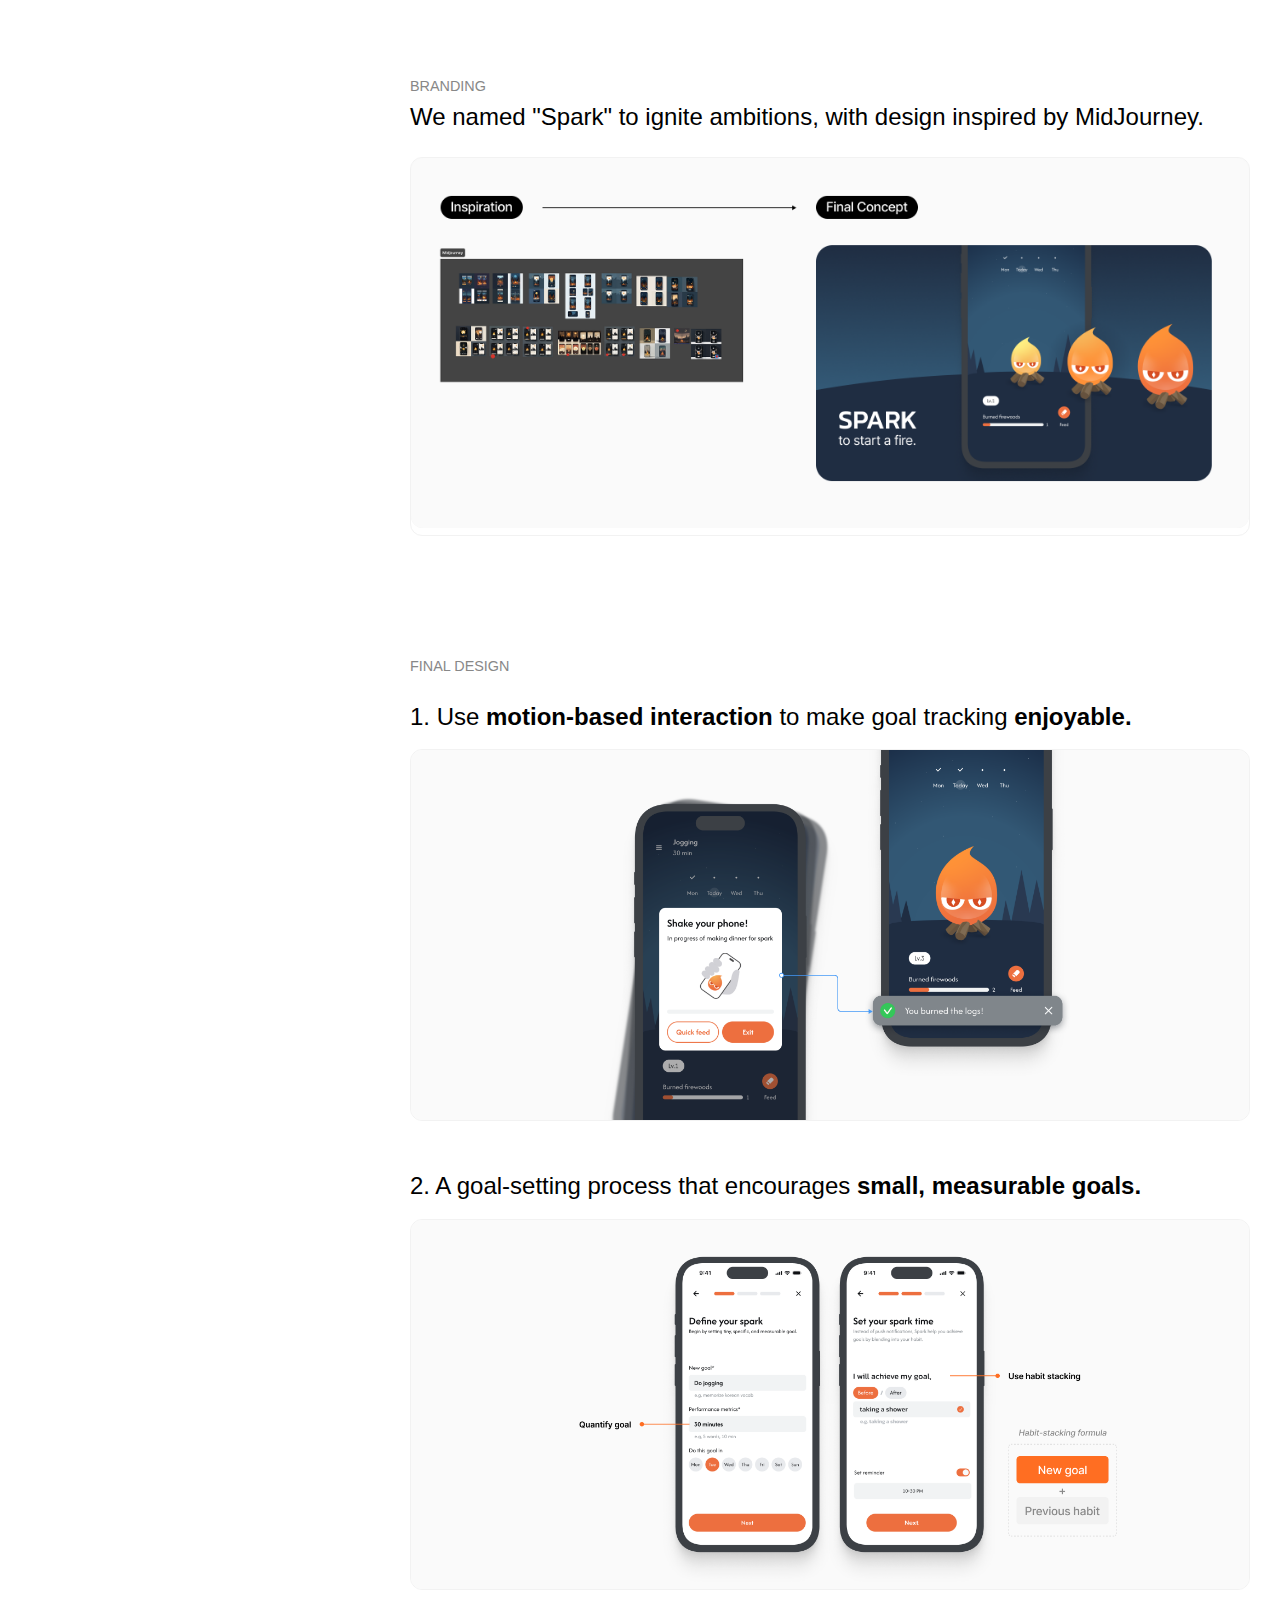
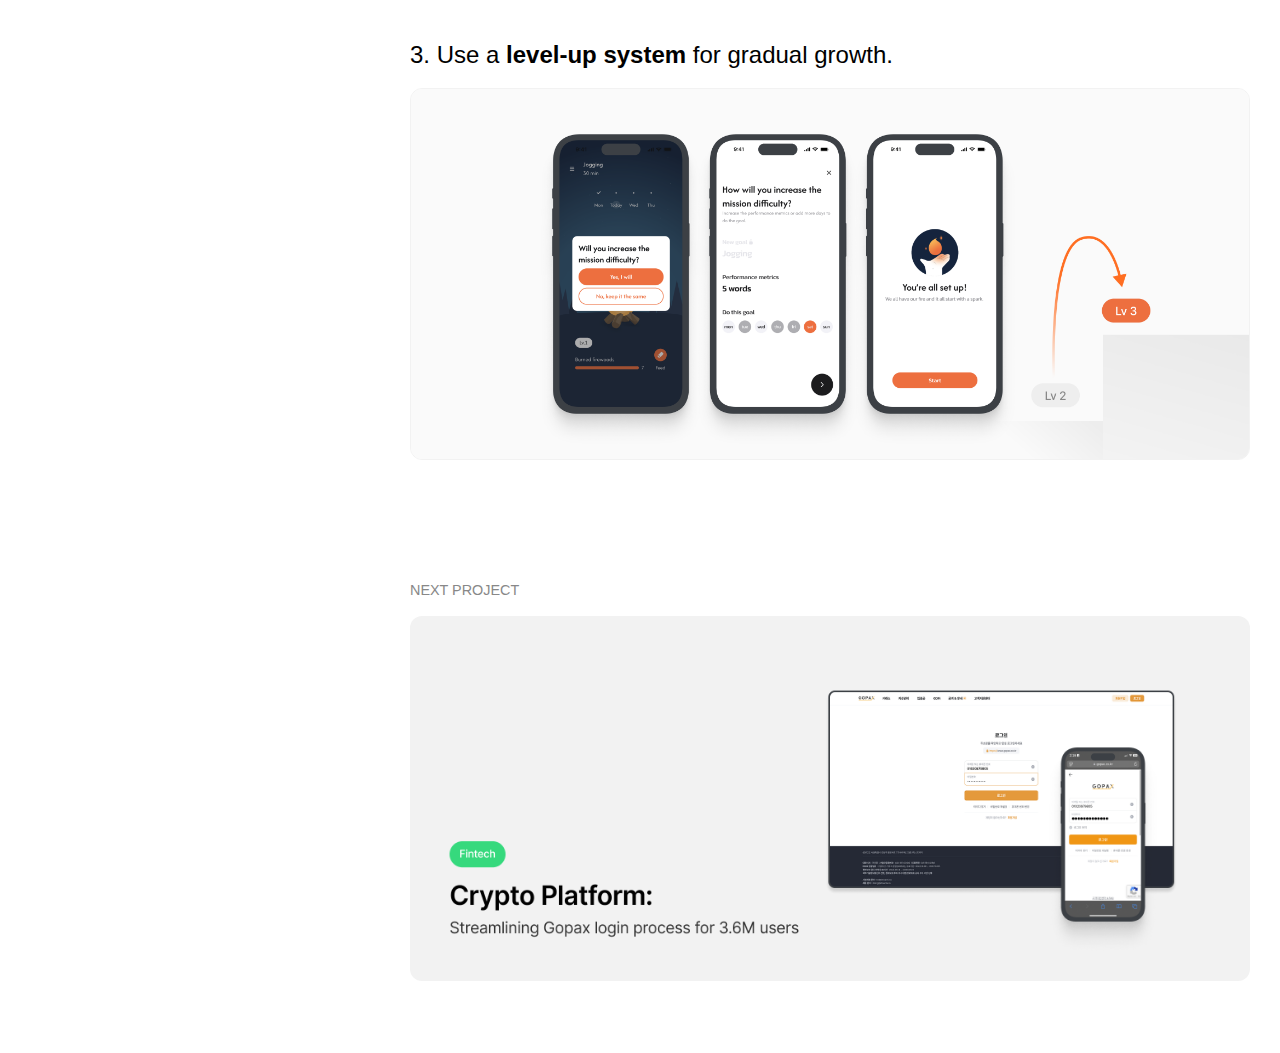
<file: pages/spark.html>
<!DOCTYPE html>
<html lang="en">
<head>
    <meta charset="UTF-8">
    <meta name="viewport" content="width=device-width, initial-scale=1.0">
    <title>Gamified Goal Tracker - Spark</title>
    <link rel="icon" href="../assets/favicon.svg">
    <link rel="stylesheet" href="../style/style.css">
    <link rel="stylesheet" href="../style/media.css">
</head>
<body>
    <header class="header-full">
        <div class="logo">
            <a href="../index.html">
                <img src="../assets/logo.svg" alt="logo">
            </a>
        </div>
        <nav class="nav">
            <ul>
                <li><a href="https://drive.google.com/file/d/1nvh_sq21ZHMoQ7j83KEUpO5zluotbjaM/view?usp=sharing" target="_blank">resume</a></li>
            </ul>
        </nav>
    </header>
    <div class="project-hero">
        <img src="../assets/spark-hero.png" alt="project thumbnail">
    </div>
    <div class="project-container">
        <!-- Left Fixed Column -->
        <aside class="project-sidebar">
            <div class="project-info">
                <img src="../assets/spark-logo.svg" alt="spark Icon" class="project-icon">
                <h1>Gamified Goal Tracker</h1>
                <p>UX Design Award 2024 nominee</p>
            </div>

            <div class="project-navigation">
                <a href="../index.html" class="back-link">Back</a>
                <div class="nav-links">
                    <a href="#problem">PROBLEM → SOLUTION</a>
                    <a href="#diarystudy">DIARY STUDY</a>
                    <a href="#design-goal">DESIGN GOAL</a>
                    <a href="#UT">USABILITY TEST</a>
                    <a href="#final-design">FINAL DESIGN</a>
                </div>
            </div>
        </aside>

        <!-- Right Scrollable Content -->
        <main class="project-content">
            <section class="overview"">
                <h3>PROJECT OVERVIEW</h3>
                <div class="meta-grid">
                    <div class="meta-section">
                        <p class="small">ROLE</p>
                        <p>Product Designer</p>
                        <p class="small-bodytext">Oversaw the end-to-end process, from UX research to product design, with a primary focus on branding design and
                            optimizing the goal-setting process.</p>
                    </div>
                    <div class="meta-section">
                        <div class="meta-section-item">
                            <p class="small">PRODUCT</p>
                            <p class="small-bodytext">iOS</p>
                        </div>
                        <div class="meta-section-item">
                            <p class="small">TEAM</p>
                            <p class="small-bodytext">2 Designer</p>
                        </div>
                    </div>
                    <div class="meta-section">
                        <div class="meta-section-item">
                            <p class="small">TOOLS</p>
                            <p class="small-bodytext">Figma, Adobe Suite</p>
                        </div>
                        <div class="meta-section-item">
                            <p class="small">DURATION</p>
                            <p class="small-bodytext">4 months</p>
                        </div>
                    </div>
                </div>
            </section>
            <section id="problem" class="problem-section">
                <h3>PROBLEM</h3>
                <div class="info-box">
                    Most goal-tracking apps <span class="highlight-text">do not assist users in setting achievable goals.</span><br>
                    Users set overly ambitious goals, driven by <span class="highlight-text">extrinsic motivation</span>, but fail to<br> accomplish them as their motivation fades over time.
                </div>
            </section>

            <section class="solution-section">
                <h3>SOLUTION</h3>
                <div class="info-box">
                    "Create <span class="highlight-text">a gamified service</span> that helps users set <span class="highlight-text">small, clear goals at first</span><br> and supports their gradual growth through <span class="highlight-text">a fun level-up system</span>”
                </div>
            </section>

            <section id="diarystudy" class="diarystudy-section">
                <h3 class="label">DIARY STUDY</h3>
                <h2 class="descr">Conducted a diary study with 4 testers, assigning them tasks to set and maintain goals for 3 days.</h2>
                
                <div class="phase-box">
                    <div class="phase-item">
                        <div class="phase-title">1. Goal Setting phase</div>
                        <div class="phase-content">
                            <ul>
                                <li>Lack of guidance leads to <span class="highlight-text">vague, multiple goals at the start</span> (e.g., "Learn English words," "Go for a walk")</li>
                            </ul>
                        </div>
                    </div>
                    <div class="phase-item">
                        <div class="phase-title">2. Goal Tracking phase</div>
                        <div class="phase-content">
                            <ul>
                                <li>The process of <span class="highlight-text">tracking goals</span> feels like a <span class="highlight-text">chore.</span></li>
                                <li><span class="highlight-text">Excessive push notifications</span> are not only ineffective but also cause <span class="highlight-text">stress.</span></li>
                            </ul>
                        </div>
                    </div>
                </div>
            </section>

            <!-- design goal -->
            <section id="design-goal" class="content-thumbnail">
                <h3 class="label">DESIGN GOAL</h3>
                <h2 class="descr">Meaningful and Engaging Growth Experience</h2>
                <div class="goal-cards">
                    <div class="goal-card">
                        <div class="goal-icon">
                            <img src="../assets/icon-target.svg" alt="Target icon">
                        </div>
                        <h3>Help users set <span class="green">clear and achievable</span> goal at start.</h3>
                    </div>
                    <div class="goal-card">
                        <div class="goal-icon">
                            <img src="../assets/icon-smile.svg" alt="Smile icon">
                        </div>
                        <h3>Make the <span class="purple">goal tracking experience</span> enjoyable</h3>
                    </div>
                    <div class="goal-card">
                        <div class="goal-icon">
                            <img src="../assets/icon-growth.svg" alt="Growth icon">
                        </div>
                        <h3>Visually show <span class="orange">gradual growth.</span></h3>
                    </div>
                </div>
            </section>

            <!-- UT -->
            <section id="UT" class="insight-layout">
                <h3 class="label">USABILITY TEST</h3>
                <h2 class="descr">Tested the user flow of tracking goal with a hi-fi wireframe.</h2>
                <div class="thumbnail-full">
                    <img src="../assets/spark-UT01.png" alt="wireframe">
                </div>
                <!-- 화살표 -->
                <div class="arrow-down">
                    <img src="../assets/arrow-down.svg" alt="Arrow pointing down">
                </div>
                <!-- 이미지+텍스트 그리드 -->
                <div class="insight-grid">
                    <div class="insight-item">
                        <img src="../assets/spark-UT02.png" alt="heatmap misclicks" class="insight-item-img">
                        <div class="insight-item-text">
                            <p class="highlight-text">Text instructions lead to misclicks.</p>
                            <p>Misclicks were frequent with text instructions for goal tracking; a button is needed to make the process more intuitive.</p>
                        </div>
                    </div>
                    <div class="insight-item">
                        <img src="../assets/spark-UT03.png" alt="VoC" class="insight-item-img">
                        <div class="insight-item-text">
                            <p class="highlight-text">The goal-tracking process is not enjoyable.</p>
                            <p>There were feedbacks that clicking to track goal is not fun.</p>
                        </div>
                    </div>
                </div>
            </section>
            
            <!-- Branding -->
            <section class="content-thumbnail">
                <h3 class="label">BRANDING</h3>
                <h2 class="descr">We named "Spark" to ignite ambitions, with design inspired by MidJourney.</h2>
                <div class="thumbnail-full  border-stroke">
                    <img src="../assets/spark-branding.png" alt="Branding">
                </div>
            </section>

            <!-- final design -->
            <section id="final-design" class="FinalDesign-section">
                <h3 class="label">FINAL DESIGN</h3>
                <div class="title-img">
                    <h2 class="title-text">1. Use <span class="highlight-text">motion-based interaction</span> to make goal tracking <span class="highlight-text">enjoyable.</span></h2>
                    <img src="../assets/spark-design01.png" alt="Final design 1"  class="border-stroke">
                </div>
                <div class="title-img">
                    <h2 class="title-text">2. A goal-setting process that encourages <span class="highlight-text">small, measurable goals.</span></h2>
                    <img src="../assets/spark-design02.png" alt="Final design 2"  class="border-stroke">
                </div>
                <div class="title-img">
                    <h2 class="title-text">3. Use a <span class="highlight-text">level-up system</span> for gradual growth.</h2>
                    <img src="../assets/spark-design03.png" alt="Final design 3" class="border-stroke">
                </div>
            </section>

            <!-- 다음 프로젝트 고팍스 -->
            <section class="next-project">
                <h3 class="label">NEXT PROJECT</h3>
                <div class="next-thumbnail">
                    <a href="../pages/gopax.html">
                        <img src="../assets/gopax-link-image.png" alt="Gopax project preview">
                    </a>
                </div>       
            </section>
        </main>
    </div>
    <script src="../script/main.js"></script>
</body>
</html>
</file>
<file: style/style.css>
:root {
    --green00: #36D97D;
    --green01: #22C368;
    --gray00: #FAFAFA;
    --gray01: #F2F2F2;
    --gray02: #DFDFDF;
    --gray03: #888888;
    --black:#000;
    --orange00: #FF6E22;
    --orange01: #FF8241;
    --orange02: #FFF7F2;
    --spacing-unit: clamp(1rem, 2vw, 2rem);
    --font-xsm: 0.9rem;
    --font-sm: 1rem;
    --font-base: 1.2rem;
    --font-lg: 1.5rem;
    --font-xl: 2rem;
}

* {
    margin: 0;
    padding: 0;
    box-sizing: border-box;
}

h1 { font-size: var(--font-xl); }
h2 { font-size: var(--font-lg); }
h3 { font-size: var(--font-base); font-weight: 500;}
p { font-size: var(--font-sm); }
.small { font-size: var(--font-xsm); }

body {
    font-family: 'Inter', -apple-system, BlinkMacSystemFont, sans-serif;
    color: var(--text-color);
    line-height: 1.4;
}

/* Layout */
.header {
    position: sticky;
    top: 0;
    display: flex;
    justify-content: space-between;
    align-items: center;
    z-index: 100;
}

.header-full {
    position: sticky;
    display: flex;
    justify-content: space-between;
    padding: min(24px, 3vh) min(48px, 5vw);
}

.main {
    display: grid;
    grid-template-columns: 1fr 1fr;
    height: 100vh;
}

.works-list {
    display: flex;
    flex-direction: column;
    gap: 2rem;
}

/* Basic Elements */
.logo img {
    height: 1.2rem;
    transition: transform 0.3s ease;
}

.logo:hover img {
    transform: translateY(-4px);
}

.nav ul {
    display: flex;
    gap: 2rem;
    list-style: none;
}

.nav a {
    text-decoration: none;
    color: var(--text-color);
}

.mobile-only {
    display: none;
}

.highlight {
    color: var(--primary-color);
}

.work-content {
    flex: 1;
    text-align: left;
}

.work-meta {
    text-align: right;
    color: var(--gray03);
    min-width: 120px;
}

.work-meta span {
    display: block;
    font-size: 0.9rem;
}

.work-meta .anchor-btn {
    width: 40px;
    height: 40px;
    display: none;
}

/* Left Section */
.intro-section {
    background-color: var(--gray01);
    padding: 0;
    position: relative;
    overflow: hidden;
}

.intro-card {
    background: var(--card-bg);
    width: 100%;
    max-width: 500px;
    padding: calc(var(--spacing-unit) * 2);
    position: absolute;
    top: 50%;
    left: 50%;
    transform: translate(-50%, -50%);
}

.profile-img {
    width: 100%;
    height: auto;
    transition: opacity 0.2s ease;
}

/* Right Section */
.content-section {
    background: var(--bg-color);
    padding: clamp(2rem, 4vw, 4rem);
    display: flex;
    flex-direction: column;
    gap: clamp(3rem, 4vw, 4rem);
}

/* User Info */
.user-info {
    display: flex;
    justify-content: space-between;
    margin-bottom: 40px;
    align-items: center;
}

.user-info-left {
    display: flex;
    flex-direction: column;
    gap: 8px;  /* 간격 조정 */
}

.user-info-right {
    display: flex;
    flex-direction: column;
    align-items: flex-end;
    gap: 8px;  /* 간격 조정 */
}

.role {
    font-size: 1rem;
    color: var(--black);
}

.location {
    font-size: 1rem;
    color: var(--black);
}

.social {
    display: flex;
    gap: 10px;
    align-items: center;
}

.social img {
    width: 20px;  /* 아이콘 크기 조정 */
    height: 20px;
}

.social a {
    text-decoration: none;
    color: var(--black);
}

/* Featured Works */
.featured-works {
    margin-bottom: 40px;
}

.featured-works .small {
    margin-bottom: 24px;
    color: var(--gray03);
}

.work-item {
    position: relative;
    display: flex;
    justify-content: space-between;
    align-items: center;
    padding: 20px 16px;
    transition: all 0.3s ease;
    border-radius: 12px;
}

.work-item:hover {
    background-color: var(--gray00);
    cursor: pointer;
}

.work-item:hover .tags span {
    background: rgba(54, 217, 125, 0.1); 
    color: var(--green01);
    transition: all 0.3s ease;
}

.work-item:hover .work-meta span {
    display: none;
}

.work-item:hover .anchor-btn {
    display: block; /* hover 시 anchor-btn을 보이도록 설정 */
}

.work-content h3 {
    font-size: var(--font-base);
    font-weight: 500;
    margin-bottom: 8px;
}

/* Tags */
.tags {
    display: flex;
    flex-wrap: wrap;
    gap: 0.5rem;
    margin-top: 0;
}

.tags span {
    font-size: 0.85rem;
    padding: 6px 10px;
    border-radius: 2rem;
    background: var(--gray00);
    color: var(--gray03);
    gap: 6px;
}

/* Mobile Only Elements */
.mobile-thumbnail {
    display: none;
}

.anchor-btn {
    display: none; 
    position: absolute; 
    right: 16px;
    top: 50%; 
    transform: translateY(-50%);
    padding: 0;
}

.work-item a {
    display: flex;
    justify-content: space-between;
    align-items: center;
    text-decoration: none;
    color: inherit;
    width: 100%;
}

/* Theme Variations */
.theme-gopax {
    --primary-color: var(--orange00);
    --secondary-color: var(--orange01);
    --bg-color: var(--orange02);
}

.theme-myedit {
    --primary-color: var(--green00);
    --secondary-color: var(--green01);
    --bg-color: var(--gray00);
}

/* Project Page Specific Styles */
.project-info {
    margin-bottom: 4rem;
}

.meta-grid {
    display: grid;
    grid-template-columns: 2fr 1fr 1fr;
    gap: min(40px, 5vw);
}

.meta-section .small {
    color: var(--gray03);
    margin-bottom: 8px;
    font-weight: 400;
}

.meta-section .small-bodytext {
    font-size: var(--font-xsm);
    font-weight: 400;
}

.meta-section-item:first-child {
    margin-bottom: 36px;
}

.overview h3, .problem-section h3, .solution-section h3 {
    color: var(--gray03);
    font-weight: 300;
    margin-bottom: 24px;
    font-size: var(--font-xsm);
}

.FinalDesign-section h3 {
    color: var(--gray03);
    font-weight: 300;
    font-size: var(--font-xsm);
    margin-bottom: -24px;
}

.problem-section .info-box {
    color: var(--orange00);
    background: var(--orange02);
    padding: min(40px, 5vh) min(144px, 5vw);
    border-radius: 12px;
    font-size: var(--font-base);
    text-align: center;
}

.solution-section .info-box {
    color: var(--black);
    background: var(--gray00);
    padding: min(40px, 5vh) min(144px, 5vw);
    border-radius: 12px;
    font-size: var(--font-base);
    text-align: center;
}

.highlight-text {
    font-weight: 550;
}

.project-hero {
    width: 100%;
    background-color: var(--gray01);
    position: relative;
    overflow: hidden;
}

.project-hero img {
    width: 100%;
    height: auto;
    object-fit: contain;
    display: block;
    will-change: transform;
    transition: transform 0.3s ease;
}

.project-container {
    display: grid;
    grid-template-columns: 300px minmax(0, 1fr);
    gap: min(80px, 8vw);
    max-width: 1440px;
    margin: 0 auto;
    padding: 72px min(30px, 5vw);
    min-height: 100vh;
}

.project-sidebar {
    position: sticky;
    top: min(120px, 10vh);
    height: fit-content;
    padding-right: min(20px, 2vw);
    padding-left: 0;
}

.project-info {
    margin-bottom: 60px;
}

.project-info .project-icon {
    width: 60px;
    height: 60px;
    margin-bottom: 24px;
}

.project-info h1 {
    font-weight: 400;
    line-height: 1.2;
    margin-bottom: 12px;
    color: var(--black);
}

.project-info p {
    color: var(--gray03);
    line-height: 1.3;
    font-weight: 300;
}

.project-navigation {
    display: flex;
    flex-direction: column;
    gap: 16px;
}

.project-navigation .back-link {
    color: var(--green01);
    background-color: var(--gray00);
    border: 1px solid var(--gray01);
    border-radius: 12px;
    padding: 4px 10px;
    text-decoration: none;
    font-size: var(--font-xsm);
    transition: color 0.2s ease;
    display: inline-flex;
    align-items: center;
    width: fit-content;
}

.project-navigation .back-link::before {
    content: "←";
    margin-right: 4px;
}

.project-navigation .nav-links {
    display: flex;
    flex-direction: column;
    gap: 12px;
}

.project-navigation .nav-links a {
    color: var(--gray03);
    text-decoration: none;
    font-size: var(--font-xsm);
    transition: color 0.2s ease;
}

.project-navigation .nav-links a:hover,
.project-navigation .nav-links a.active {
    color: var(--black);
}

/* Content Sections */
.project-content section {
    margin-bottom: 120px;
}

.project-content section:last-child {
    margin-bottom: 0;
}

.usability-test .test-results {
    display: grid;
    grid-template-columns: 1fr 1fr;
    gap: 24px;
    margin-top: 32px;
}

.label {
    color: var(--gray03);
    font-weight: 300;
    margin-bottom: 4px;
    font-size: var(--font-xsm);
}

.descr {
    font-size: var(--font-lg);
    font-weight: 300;
    margin-bottom: 24px;
}

.insight-grid {
    display: grid;
    grid-template-columns: repeat(2, 1fr);
    gap: min(24px, 3vw);
    margin-bottom: 40px;
    width: 100%;
}

.insight-item {
    display: flex;
    flex-direction: column;
    gap: 16px;
}

.insight-item img {
    width: 100%;
    max-width: 100%;
    height: auto;
    border-radius: 12px;
}

.arrow-down {
    display: flex;
    justify-content: center;
    margin: 12px 0 24px 0;
}

.arrow-down img {
    width: 24px;
    height: auto;
}

.insight-box {
    color: var(--orange00);
    background: var(--gray00);
    padding: min(40px, 5vh) min(40px, 5vw);
    border-radius: 12px;
    font-size: var(--font-base);
    font-style: italic;
    text-align: center;
    margin: 0 auto;
    max-width: 100%;
}

.thumbnail-full {
    max-width: 100%;
    height: auto;
    border-radius: 12px;
}

.border-stroke {
    border: 1px solid var(--gray01);
}

.thumbnail-full img {
    width: 100%;
    height: auto;
    border-radius: 12px;
    background-color: var(--gray01);
}

.insight-item-img {
    width: 100%;
    height: auto;
    border-radius: 12px;
}

.thumbnail-full .title-text {
    font-size: var(--font-lg);
    font-weight: 300;
    margin-bottom: 16px;
}

.content-thumbnail .card-box {
    display: flex;
    flex-direction: row;
    gap: 16px;
}

.content-thumbnail .card-box .card-item {
    flex: 1;
    display: flex;
}

.content-thumbnail .card-box .card-item img {
    width: 100%;
    height: auto;
}

.next-project .next-thumbnail {
    display: flex;
    border-radius: 12px;
}

.next-project .next-thumbnail img {
    width: 100%;
    height: 100%;
    background-color: var(--gray01);
    border-radius: 12px;
}

.next-project .label{
    margin-bottom: 16px;
}

.next-thumbnail:hover{
    transform: scale(1.01);
    transition: transform 0.3s ease;
}

.goal-cards {
    display: grid;
    grid-template-columns: repeat(3, 1fr);
    gap: 16px;
    margin-top: 40px;
}

.goal-card {
    border-radius: 12px;
    padding: 36px 32px;
    display: flex;
    flex-direction: column;
    align-items: flex-start;
    gap: 16px;
    background-color: var(--gray00);
    border: 1px solid var(--gray02);
}

.goal-card h3{
    font-weight: 500;
}

.goal-card .green{
    color: var(--green01);
}

.goal-card .purple{
    color: #A14CF6;
}

.goal-card .orange{
    color: var(--orange00);
}

.goal-icon {
    width: 40px;
    height: 40px;
    display: flex;
    align-items: center;
    justify-content: center;
}

.goal-icon img {
    width: 100%;
    height: 100%;
    object-fit: contain;
}

/* FinalDesign 섹션 스타일 */
.FinalDesign-section {
    display: flex;
    flex-direction: column;
    gap: 48px;
}

.FinalDesign-section .title-img {
    display: flex;
    flex-direction: column;
    margin-bottom: 0; /* 기존 마진 제거 */
}

.FinalDesign-section .title-img .title-text {
    font-size: var(--font-lg);
    font-weight: 300;
    margin-bottom: 16px;
}

.FinalDesign-section .title-img img{
    width: 100%;
    height: auto;
    border-radius: 12px;
}

.phase-box {
    display: grid;
    grid-template-columns: 1fr 1fr;
    gap: 16px;
    margin-top: 48px;
}

.phase-item:nth-child(1) .phase-title {
    background: var(--orange01);
}

.phase-item:nth-child(2) .phase-title {
    background: var(--orange00);
}

.phase-item .phase-title {
    color: white;
    padding: 8px 24px;
    font-size: var(--font-base);
    font-weight: 600;
    border-radius: 8px;
    margin-bottom: 16px;
}

.phase-item .phase-content {
    display: flex;
    flex-direction: column;
    gap: 16px;
}

.phase-thumbnail {
    width: 100%;
    margin-top: 8px;
}

.phase-thumbnail img {
    width: 100%;
    height: auto;
    border-radius: 8px;
    background: var(--gray01);
}

.phase-item ul {
    list-style: none;
    padding: 0;
}

.phase-item li {
    position: relative;
    padding-left: 16px;
    font-size: var(--font-sm);
    line-height: 1.3;
    margin-bottom: 8px;
}

.phase-item li::before {
    content: "•";
    position: absolute;
    left: 0;
}

html {
    scroll-behavior: smooth;
    scroll-padding-top: 120px; /* 스크롤 시 상단 여백 설정 */
}

/* 통합: 비슷한 패딩값을 가진 요소들 */
.phase-card,
.goal-card,
.info-box,
.insight-box {
    padding: min(24px, 4vh) min(24px, 4vw);
}
</file>
<file: style/media.css>
/* Tablet Breakpoint */
@media (max-width: 1024px) {
    .project-container {
        grid-template-columns: 1fr;
        padding: 48px min(24px, 4vw);
    }

    .project-sidebar {
        position: relative;
        height: auto;
        top: 0;
        padding-right: 0;
    }

    .project-content,
    .project-info {
        width: 100%;
        padding: 0 min(24px, 4vw);
    }

    .project-navigation {
        display: none;
    }

    .main {
        grid-template-columns: 1fr;
    }

    .intro-section {
        display: none;
    }

    .content-section {
        padding: clamp(1.5rem, 2vw, 2rem);
        position: relative;
    }

    .meta-grid {
        gap: min(24px, 3vw);
    }

    .header {
        width: 100%;
        background-color: rgba(255, 255, 255, 0.8);
        backdrop-filter: blur(8px);
        -webkit-backdrop-filter: blur(8px);
        margin-bottom: 36px;
    }
    .project-info{
        margin-bottom: 0px;
    }
}

/* Mobile Breakpoint */
@media (max-width: 768px) {
    .project-content {
        gap: 2rem;
    }

    .work-item {
        padding: 0;
        flex-direction: column;
        gap: 16px;
    }

    .work-content h3{
        margin-bottom: 0px;
    }

    .work-item a {
        flex-direction: column;
        gap: 2px;
        align-items: flex-start;
    }

    .work-meta {
        width: 100%;
        text-align: left;
        display: flex;
        gap: 8px;
        align-items: center;
    }

    .work-meta span {
        display: inline;
    }

    .work-meta .anchor-btn {
        margin-left: auto;
    }

    .tags{
        display: none;
    }

    .phase-box,
    .study-phases,
    .goal-cards,
    .insight-grid,
    .meta-grid,
    .pain-points {
        grid-template-columns: 1fr;
        gap: 24px;
    }

    .content-thumbnail .card-box {
        flex-direction: column;
    }

    .project-navigation {
        gap: 24px;
    }

    .phase-item .phase-content {
        gap: 16px;
    }

    .phase-thumbnail {
        margin-top: 0;
    }

    .phase-card,
    .goal-card,
    .problem-section .info-box,
    .solution-section .info-box,
    .insight-box {
        padding: min(24px, 4vh) min(24px, 4vw);
    }

    .project-container {
        grid-template-columns: 1fr;
        padding: 36px min(24px, 4vw);
    }


    .project-content,
    .project-info {
        padding: 0 min(24px, 4vw);
        overflow: visible;
    }

    .work-content {
        padding: 0;
        width: 100%;
    }

    .mobile-thumbnail {
        display: flex;
        width: 100%;
        height: 360px;
        background-color: var(--gray01);
        margin-bottom: 16px;
        border-radius: 12px;
        justify-content: center;
        align-items: center;
        overflow: hidden;
    }

    .mobile-thumbnail img {
        width: 45%;
        height: 70%;
        object-fit: contain;
    }

    .mobile-thumbnail img.mobile-wide {
        width: 70%;
        height: 70%;
        object-fit: contain;
    }

    .work-item:hover {
        background-color: transparent;
        cursor: default;
    }

    .work-item:hover .tags span {
        background: var(--gray00);
        color: var(--gray03);
    }

    .work-item:hover .work-meta span {
        display: inline;
    }

    .work-item:hover .anchor-btn {
        display: none;
    }

    .anchor-btn {
        display: block;
    }

    .works-list{
        gap: 3rem;
    }

    .header {
        position: fixed;
        top: 0;
        left: 0;
        right: 0;
        width: 100%;
        padding: 28px min(24px, 4vw);
        background-color: rgba(255, 255, 255, 0.8);
        backdrop-filter: blur(8px);
        -webkit-backdrop-filter: blur(8px);
        z-index: 100;
    }

    .content-section {
        padding: min(24px, 4vw);
        padding-top: calc(28px + 28px + 36px);
    }

    .user-info {
        margin-top: 0;
    }

    .project-content section{
        margin-bottom: 72px;
    }

    .descr {
        font-size: var(--font-base);
        font-weight: 300;
        margin-bottom: 12px;
    }

    .FinalDesign-section .title-img .title-text{
        font-size: var(--font-base);
    }

    .solution-section .info-box, .problem-section .info-box, .insight-box{
        font-size: var(--font-sm);
    }

    br {
    display: none;
    }

    .phase-item .phase-title{
        font-size: var(--font-sm);
    }
}
</file>
